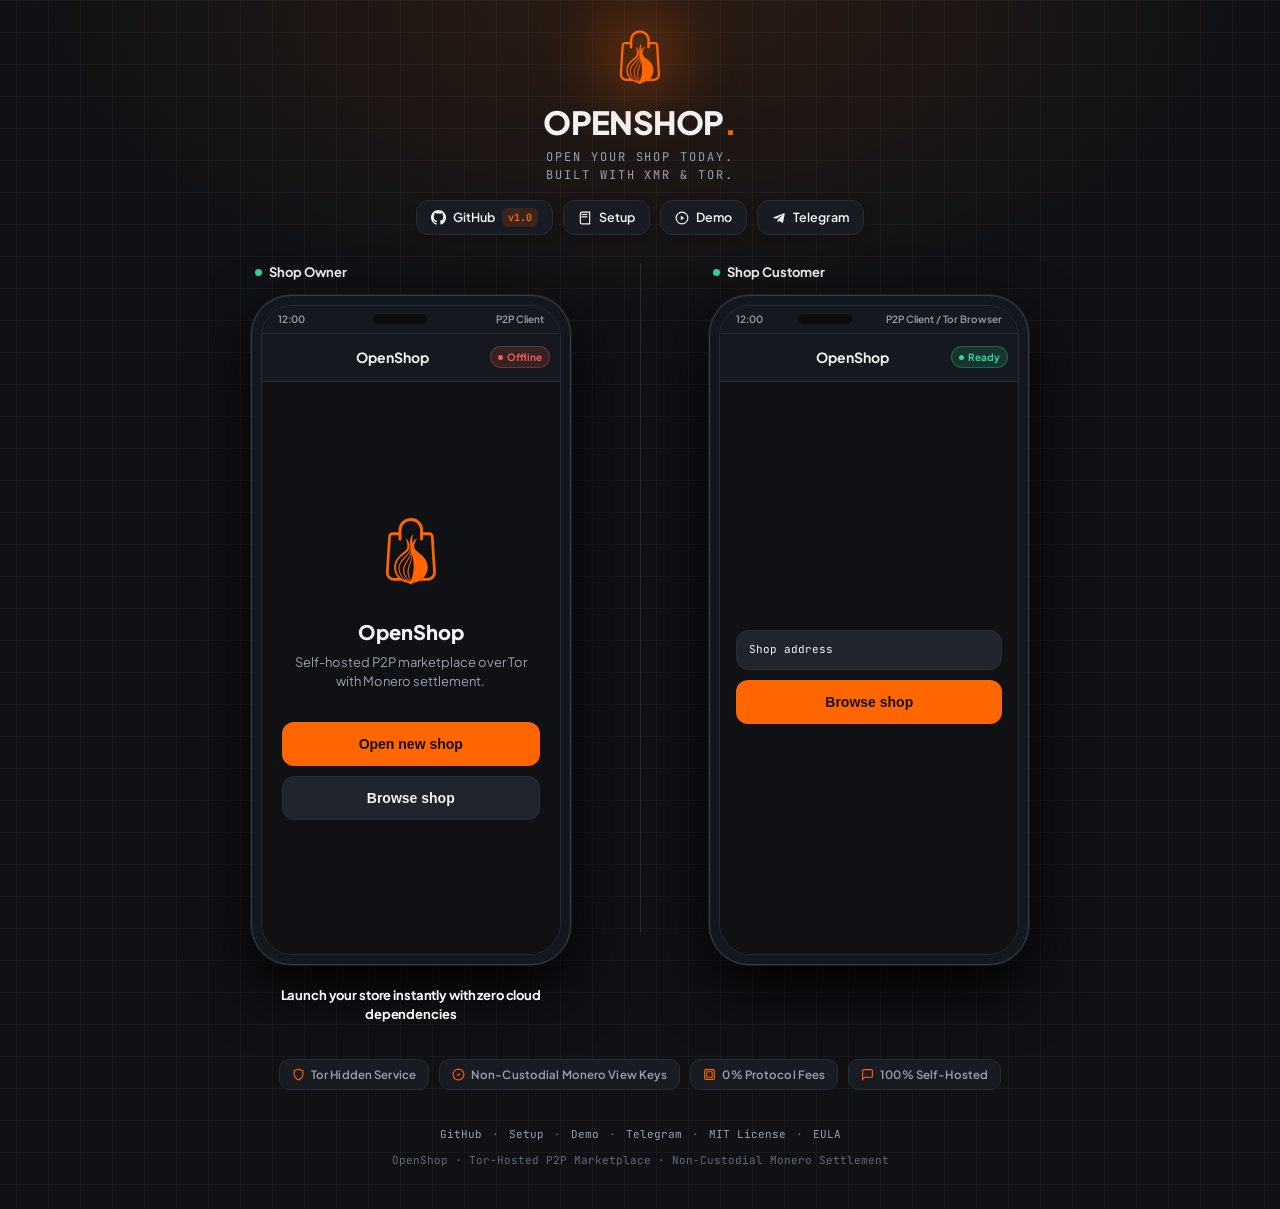
<file: index.html>
<!doctype html>
<html lang="en" class="dark">
<head>
  <meta charset="UTF-8">
  <meta name="viewport" content="width=device-width, initial-scale=1.0">
  <title>OpenShop: Private P2P Marketplace on Tor &amp; Monero</title>
  <meta name="description" content="Self-hosted, private peer-to-peer marketplace hosted over Tor and settled non-custodially in Monero.">
  <meta name="theme-color" content="#0F1115">
  <meta name="color-scheme" content="dark">

  <!-- Open Graph / Facebook / Discord -->
  <meta property="og:type" content="website">
  <meta property="og:site_name" content="OpenShop">
  <meta property="og:title" content="OpenShop: Private P2P Marketplace">
  <meta property="og:description" content="Self-hosted, private peer-to-peer marketplace hosted over Tor and settled non-custodially in Monero.">
  <meta property="og:image" content="assets/images/og-image.png">
  <meta property="og:image:type" content="image/png">
  <meta property="og:image:width" content="1200">
  <meta property="og:image:height" content="630">
  <meta property="og:image:alt" content="OpenShop: Private P2P Marketplace over Tor &amp; Monero">

  <!-- Twitter Card -->
  <meta name="twitter:card" content="summary_large_image">
  <meta name="twitter:title" content="OpenShop: Private P2P Marketplace">
  <meta name="twitter:description" content="Self-hosted, private peer-to-peer marketplace hosted over Tor and settled non-custodially in Monero.">
  <meta name="twitter:image" content="assets/images/og-image.png">
  <meta name="twitter:image:alt" content="OpenShop: Private P2P Marketplace over Tor &amp; Monero">

  <!-- Favicon -->
  <link rel="icon" type="image/svg+xml" href="assets/icons/favicon.svg">

  <!-- Fonts & Typography -->
  <link rel="preconnect" href="https://fonts.googleapis.com">
  <link rel="preconnect" href="https://fonts.gstatic.com" crossorigin>
  <link href="https://fonts.googleapis.com/css2?family=JetBrains+Mono:wght@400;500;600&family=Plus+Jakarta+Sans:wght@400;500;600;700;800&display=swap" rel="stylesheet">

  <!-- Stylesheet -->
  <link rel="stylesheet" href="css/style.css">

  <meta http-equiv="onion-location" content="http://6gju3bczdieeq5let5xpbodkmaqcz4ybvtumblksd7wppk3e4pjexkad.onion">
</head>
<body>

  <div class="landing-container">

    <header class="hero-header">
      <div class="logo-wrapper">
        <div class="logo-glow"></div>
        <img class="logo-svg" src="assets/icons/logo.svg" alt="OpenShop Logo" width="58" height="58">
      </div>

      <h1 class="brand-title">OPENSHOP<span class="brand-dot">.</span></h1>
      <div class="brand-tagline">OPEN YOUR SHOP TODAY.<br>BUILT WITH XMR & TOR.</div>

      <!-- Sleek Action Header Navigation -->
      <div class="hero-nav-actions">
        <a href="https://github.com/b4n6-b4n6/openshop" target="_blank" rel="noopener noreferrer" class="nav-btn nav-btn-github" title="View Source Repository">
          <svg width="15" height="15" viewBox="0 0 24 24" fill="currentColor"><path d="M12 0C5.37 0 0 5.37 0 12c0 5.31 3.435 9.795 8.205 11.385.6.105.825-.255.825-.57 0-.285-.015-1.23-.015-2.235-3.015.555-3.795-.735-4.035-1.41-.135-.345-.72-1.41-1.23-1.695-.42-.225-1.02-.78-.015-.795.945-.015 1.62.87 1.845 1.23 1.08 1.815 2.805 1.305 3.495.99.105-.78.42-1.305.765-1.605-2.67-.3-5.46-1.335-5.46-5.925 0-1.305.465-2.385 1.23-3.225-.12-.3-.54-1.53.12-3.18 0 0 1.005-.315 3.3 1.23.96-.27 1.98-.405 3-.405s2.04.135 3 .405c2.295-1.56 3.3-1.23 3.3-1.23.66 1.65.24 2.88.12 3.18.765.84 1.23 1.905 1.23 3.225 0 4.605-2.805 5.625-5.475 5.925.435.375.81 1.095.81 2.22 0 1.605-.015 2.895-.015 3.3 0 .315.225.69.825.57A12.02 12.02 0 0 0 24 12c0-6.63-5.37-12-12-12z"/></svg>
          <span>GitHub</span>
          <span class="nav-badge">v1.0</span>
        </a>

        <a href="https://github.com/b4n6-b4n6/openshop/blob/minimal-v3/docs/README.md" target="_blank" rel="noopener noreferrer" class="nav-btn" title="Architecture & Setup Documentation">
          <svg width="14" height="14" viewBox="0 0 24 24" fill="none" stroke="currentColor" stroke-width="2"><path d="M4 19.5v-15A2.5 2.5 0 0 1 6.5 2H20v20H6.5a2.5 2.5 0 0 1-2.5-2.5Z"/><path d="M6 6h10"/><path d="M6 10h10"/></svg>
          <span>Setup</span>
        </a>

        <a href="https://demo.openshop.free" target="_blank" rel="noopener noreferrer" class="nav-btn" title="Live Demo">
          <svg width="14" height="14" viewBox="0 0 24 24" fill="none" stroke="currentColor" stroke-width="2"><circle cx="12" cy="12" r="10"/><polygon points="10 8 16 12 10 16 10 8" fill="currentColor" stroke="none"/></svg>
          <span>Demo</span>
        </a>

        <a href="https://t.me/+v0yQwYVQqng1OTE1" target="_blank" rel="noopener noreferrer" class="nav-btn nav-btn-telegram" title="Join Telegram Community">
          <svg width="14" height="14" viewBox="0 0 24 24" fill="currentColor"><path d="m20.665 3.717-17.73 6.837c-1.21.486-1.203 1.161-.222 1.462l4.552 1.42 10.532-6.645c.498-.303.953-.14.579.192l-8.533 7.701h-.002l-.313 4.672c.458 0 .66-.21.916-.458l2.199-2.138 4.573 3.378c.843.464 1.448.225 1.658-.783l3.003-14.151c.307-1.23-.467-1.785-1.212-1.467z"/></svg>
          <span>Telegram</span>
        </a>
      </div>
    </header>

    <!-- DUAL PHONES HARDWARE STAGE -->
    <main class="stage-wrapper">

      <!-- LEFT COLUMN: SHOP OWNER PHONE -->
      <div class="phone-column">
        <div class="phone-header-label">
          <div class="phone-role-text">
            <span class="role-dot buyer"></span>
            <span>Shop Owner</span>
          </div>
          <div class="phone-sub-tag"></div>
        </div>

        <div class="phone-device" id="ownerDevice">
          <div class="screen-glass">
            
            <!-- Clean mobile status bar (no lightning 9ms) -->
            <div class="phone-statusbar">
              <span>12:00</span>
              <div class="phone-notch"></div>
              <span>P2P Client</span>
            </div>

            <div class="phone-viewport" id="ownerViewport">
              
              <!-- Touch Cursor Simulation -->
              <div class="touch-cursor" id="ownerCursor"></div>

              <!-- OWNER VIEW 1: INITIAL WELCOME SCREEN -->
              <div class="view-panel active" id="ownerV1">
                <div class="app-header">
                  <div class="app-header-left"></div>
                  <div class="app-header-title">OpenShop</div>
                  <div class="indicators-group">
                    <div class="indicator-pill offline" title="Shop offline">
                      <span class="indicator-dot"></span><span>Offline</span>
                    </div>
                  </div>
                </div>

                <div style="flex: 1; display: flex; flex-direction: column; align-items: center; justify-content: center; padding: 24px 20px; text-align: center;">
                  <div style="margin-bottom: 24px;">
                    <img src="assets/icons/logo.svg" alt="OpenShop" width="72" height="72">
                  </div>

                  <h2 style="font-size: 20px; font-weight: 800; color: var(--text); margin-bottom: 6px;">OpenShop</h2>
                  <p style="font-size: 13px; color: var(--text-muted); margin-bottom: 32px; max-width: 240px; line-height: 1.4;">Self-hosted P2P marketplace over Tor with Monero settlement.</p>

                  <div style="width: 100%; display: flex; flex-direction: column; gap: 10px;">
                    <button class="app-btn app-btn-primary" id="btnOpenNewShop">
                      <span>Open new shop</span>
                    </button>
                    <button class="app-btn app-btn-secondary">
                      <span>Browse shop</span>
                    </button>
                  </div>
                </div>
              </div>

              <!-- OWNER VIEW 2: WALLET SETUP FORM (openShopPage.js) -->
              <div class="view-panel" id="ownerV2">
                <div class="app-header">
                  <div class="app-header-left">
                    <svg width="18" height="18" viewBox="0 0 24 24" fill="none" stroke="currentColor" stroke-width="2"><path d="m15 18-6-6 6-6"/></svg>
                  </div>
                  <div class="app-header-title">
                    <svg width="16" height="16" viewBox="0 0 24 24" fill="none" stroke="currentColor" stroke-width="2"><rect width="20" height="14" x="2" y="5" rx="2"/><path d="M2 10h20"/><circle cx="16" cy="14" r="1.5"/></svg>
                    <span>Open New Shop</span>
                  </div>
                  <div class="indicators-group">
                    <div class="indicator-pill syncing" title="Checking shop connectivity">
                      <span class="indicator-dot"></span><span>Checking…</span>
                    </div>
                    <div class="indicator-pill syncing" title="Wallet sync status">
                      <span class="indicator-dot"></span><span>Wallet</span>
                    </div>
                  </div>
                </div>

                <div style="padding: 16px 14px; display: flex; flex-direction: column; flex: 1;">
                  <p style="font-size: 13px; color: var(--text-muted); line-height: 1.4; margin-bottom: 16px;">
                    Import a <strong style="color: var(--text);">view-only</strong> Monero wallet. Your spend key never leaves your device.
                  </p>

                  <div class="app-field-group">
                    <label class="app-field-label">Monero wallet primary address</label>
                    <div class="app-input mono" id="inputAddress">4…</div>
                  </div>

                  <div class="app-field-group">
                    <label class="app-field-label">Private view key</label>
                    <div class="app-input mono" id="inputViewKey">secret view key</div>
                  </div>

                  <div class="app-field-group">
                    <label class="app-field-label">Restore block height</label>
                    <div class="app-input mono" id="inputHeight">e.g. 3155600</div>
                  </div>

                  <div style="margin-top: auto; padding-top: 16px;">
                    <button class="app-btn app-btn-primary" id="btnCreateShop">
                      <span>Create</span>
                    </button>
                  </div>
                </div>
              </div>

              <!-- OWNER VIEW 3: SPINNING UP ONION -->
              <div class="view-panel" id="ownerV3">
                <div style="flex: 1; display: flex; flex-direction: column; align-items: center; justify-content: center; padding: 24px 20px; text-align: center; gap: 18px;">
                  <img src="assets/icons/logo.svg" alt="OpenShop" width="68" height="68">
                  
                  <div class="onion-spin-ring"></div>

                  <div style="display: flex; flex-direction: column; gap: 6px;">
                    <h2 style="font-size: 16px; font-weight: 800; letter-spacing: 0.05em; color: var(--text);">SPINNING UP ONION</h2>
                    <p style="font-size: 13px; color: var(--text-muted);">Publishing your shop to the Tor network…</p>
                    <span id="onionProgressPercent" style="font-family: var(--font-mono); font-size: 12px; color: var(--text-faint); margin-top: 4px;">35%</span>
                  </div>
                </div>
              </div>

              <!-- OWNER VIEW 4: INITIAL STORE PAGE (viewShopPage.js - FIRST SHOWN BEFORE ADDING PRODUCT) -->
              <div class="view-panel" id="ownerV4">
                <div class="app-header">
                  <div class="app-header-left"></div>
                  <div class="app-header-title">
                    <svg width="16" height="16" viewBox="0 0 24 24" fill="none" stroke="currentColor" stroke-width="2"><path d="M3 9V7l2-4h14l2 4v2"/><path d="M5 13v8h14v-8"/><path d="M9 21v-6h6v6"/><path d="M3 9a3 3 0 0 0 6 0 3 3 0 0 0 6 0 3 3 0 0 0 6 0"/></svg>
                    <span>My Shop</span>
                  </div>
                  <div class="indicators-group">
                    <div class="indicator-pill" title="Shop onion service is online">
                      <span class="indicator-dot"></span><span>Online</span>
                    </div>
                    <div class="indicator-pill syncing" id="ownerSyncPillInit" title="Wallet block 3200000 · 85% synchronized">
                      <span class="indicator-dot"></span><span id="ownerSyncLabelInit">85%</span>
                    </div>
                  </div>
                </div>

                <div class="app-banner">
                  <img src="assets/images/cypherpunk-banner.webp" alt="Cypherpunk Supply Banner">
                </div>

                <div style="padding: 0 14px 20px;">
                  <div class="app-avatar">
                    <img src="assets/images/cypherpunk-logo.webp" alt="Cypherpunk Supply Logo">
                  </div>

                  <div style="display: flex; align-items: flex-start; justify-content: space-between; gap: 8px;">
                    <div>
                      <h2 style="font-size: 17px; font-weight: 800; color: var(--text);">Cypherpunk Supply</h2>
                      <div style="display: flex; align-items: center; gap: 6px; margin-top: 2px;">
                        <span style="font-family: var(--font-mono); font-size: 11px; color: var(--accent);">http://2p2…xmr.onion</span>
                        <svg width="12" height="12" viewBox="0 0 24 24" fill="none" stroke="currentColor" stroke-width="2"><rect width="14" height="14" x="8" y="8" rx="2"/><path d="M4 16c-1.1 0-2-.9-2-2V4c0-1.1.9-2 2-2h10c1.1 0 2 .9 2 2"/></svg>
                      </div>
                    </div>

                    <!-- QR Trigger Button -->
                    <div id="btnStoreQrPreview" style="width: 40px; height: 40px; background: #FFF; border-radius: 8px; padding: 3px; cursor: pointer; flex-shrink: 0; box-shadow: 0 2px 8px rgba(0,0,0,0.5);">
                      <img src="assets/icons/qr-matrix.svg" alt="QR Code" width="34" height="34">
                    </div>
                  </div>

                  <p style="font-size: 12px; color: var(--text-muted); line-height: 1.4; margin-top: 8px;">
                    Hardware wallets & air-gapped seed security tools.
                  </p>

                  <!-- Real Action Buttons -->
                  <div style="display: grid; grid-template-columns: 1fr 1fr; gap: 8px; margin: 12px 0;">
                    <button class="app-btn app-btn-secondary" style="height: 38px; font-size: 12px; gap: 6px;">
                      <svg width="14" height="14" viewBox="0 0 24 24" fill="none" stroke="currentColor" stroke-width="2"><path d="M12 20h9"/><path d="M16.5 3.5a2.12 2.12 0 0 1 3 3L7 19l-4 1 1-4Z"/></svg>
                      <span>Edit shop</span>
                    </button>
                    <button class="app-btn app-btn-secondary" id="btnStoreAddProduct" style="height: 38px; font-size: 12px; gap: 6px; border-color: var(--accent); color: var(--accent);">
                      <svg width="14" height="14" viewBox="0 0 24 24" fill="none" stroke="currentColor" stroke-width="2"><path d="M5 12h14"/><path d="M12 5v14"/></svg>
                      <span>Add product</span>
                    </button>
                  </div>

                  <div style="display: flex; flex-direction: column; gap: 8px;">
                    <div class="app-hub-link">
                      <span><svg width="16" height="16" viewBox="0 0 24 24" fill="none" stroke="currentColor" stroke-width="2"><path d="m3 8 9-5 9 5v8l-9 5-9-5Z"/><path d="m3 8 9 5 9-5"/><path d="M12 13v8"/></svg></span>
                      <span style="flex: 1;">View my products (0)</span>
                      <svg width="14" height="14" viewBox="0 0 24 24" fill="none" stroke="var(--text-faint)" stroke-width="2"><path d="m9 18 6-6-6-6"/></svg>
                    </div>
                    <div class="app-hub-link">
                      <span><svg width="16" height="16" viewBox="0 0 24 24" fill="none" stroke="currentColor" stroke-width="2"><path d="M4 2v20l2-1 2 1 2-1 2 1 2-1 2 1 2-1 2 1V2l-2 1-2-1-2 1-2-1-2 1-2-1-2 1-2-1Z"/></svg></span>
                      <span style="flex: 1;">View my orders</span>
                      <svg width="14" height="14" viewBox="0 0 24 24" fill="none" stroke="var(--text-faint)" stroke-width="2"><path d="m9 18 6-6-6-6"/></svg>
                    </div>
                    <div class="app-hub-link" id="btnSellerOpenChat">
                      <span><svg width="16" height="16" viewBox="0 0 24 24" fill="none" stroke="currentColor" stroke-width="2"><path d="M21 15a2 2 0 0 1-2 2H7l-4 4V5a2 2 0 0 1 2-2h14a2 2 0 0 1 2 2z"/></svg></span>
                      <span style="flex: 1;">View my chats</span>
                      <svg width="14" height="14" viewBox="0 0 24 24" fill="none" stroke="var(--text-faint)" stroke-width="2"><path d="m9 18 6-6-6-6"/></svg>
                    </div>
                  </div>
                </div>
              </div>

              <!-- OWNER VIEW 5: ADD PRODUCT FORM (newProductPage.js) -->
              <div class="view-panel" id="ownerV5">
                <div class="app-header">
                  <div class="app-header-left">
                    <svg width="18" height="18" viewBox="0 0 24 24" fill="none" stroke="currentColor" stroke-width="2"><path d="m15 18-6-6 6-6"/></svg>
                  </div>
                  <div class="app-header-title">
                    <svg width="16" height="16" viewBox="0 0 24 24" fill="none" stroke="currentColor" stroke-width="2"><path d="m3 8 9-5 9 5v8l-9 5-9-5Z"/><path d="m3 8 9 5 9-5"/><path d="M12 13v8"/></svg>
                    <span>Add Product</span>
                  </div>
                  <div class="indicators-group">
                    <div class="indicator-pill" title="Shop onion service is online">
                      <span class="indicator-dot"></span><span>Online</span>
                    </div>
                    <div class="indicator-pill" title="Wallet block 3200000 · 100% synchronized">
                      <span class="indicator-dot"></span><span>Synced</span>
                    </div>
                  </div>
                </div>

                <div style="padding: 14px 12px; display: flex; flex-direction: column; flex: 1;">
                  <div class="app-field-group">
                    <label class="app-field-label">Name</label>
                    <div class="app-input" id="inputProdName">Product name</div>
                  </div>

                  <div class="app-field-group">
                    <label class="app-field-label">Description</label>
                    <div class="app-input" id="inputProdDesc" style="height: 38px; font-size: 12px;">Describe it…</div>
                  </div>

                  <div class="app-field-group">
                    <label class="app-field-label">Product photo</label>
                    <div id="photoPickerBox" style="height: 56px; border: 1px dashed var(--border); border-radius: 12px; background: var(--bg-surface-2); display: flex; align-items: center; justify-content: center; gap: 8px; color: var(--text-faint); font-size: 11px; cursor: pointer; overflow: hidden; padding: 4px 8px;">
                      <img id="photoPickerThumb" src="assets/images/coldcard-mk4.webp" alt="Product" style="display: none; width: 44px; height: 44px; object-fit: contain; border-radius: 6px; background: var(--bg-surface); padding: 2px;">
                      <svg id="photoPickerIcon" width="18" height="18" viewBox="0 0 24 24" fill="none" stroke="currentColor" stroke-width="2"><rect width="18" height="18" x="3" y="3" rx="2"/><circle cx="9" cy="9" r="2"/><path d="m21 15-3.086-3.086a2 2 0 0 0-2.828 0L6 21"/></svg>
                      <span id="photoPickerLabel">Choose or drop image</span>
                    </div>
                  </div>

                  <div style="display: grid; grid-template-columns: 1fr 1fr; gap: 8px;">
                    <div class="app-field-group">
                      <label class="app-field-label">Price (XMR)</label>
                      <div class="app-input mono" id="inputProdPrice">0.00</div>
                    </div>
                    <div class="app-field-group">
                      <label class="app-field-label">Quantity</label>
                      <div class="app-input mono" id="inputProdQty">1</div>
                    </div>
                  </div>

                  <div style="margin-top: auto; padding-top: 10px;">
                    <button class="app-btn app-btn-primary" id="btnAddProductSubmit" style="height: 40px;">
                      <svg width="16" height="16" viewBox="0 0 24 24" fill="none" stroke="currentColor" stroke-width="2"><path d="M5 12h14"/><path d="M12 5v14"/></svg>
                      <span>Add product</span>
                    </button>
                  </div>
                </div>
              </div>

              <!-- OWNER VIEW 6: MY STORE WITH PRODUCT & SHARE QR MODAL (viewShopPage.js) -->
              <div class="view-panel" id="ownerV6">
                <div class="app-header">
                  <div class="app-header-left"></div>
                  <div class="app-header-title">
                    <svg width="16" height="16" viewBox="0 0 24 24" fill="none" stroke="currentColor" stroke-width="2"><path d="M3 9V7l2-4h14l2 4v2"/><path d="M5 13v8h14v-8"/><path d="M9 21v-6h6v6"/><path d="M3 9a3 3 0 0 0 6 0 3 3 0 0 0 6 0 3 3 0 0 0 6 0"/></svg>
                    <span>My Shop</span>
                  </div>
                  <div class="indicators-group">
                    <div class="indicator-pill" title="Shop onion service is online">
                      <span class="indicator-dot"></span><span>Online</span>
                    </div>
                    <div class="indicator-pill" title="Wallet block 3200000 · 100% synchronized">
                      <span class="indicator-dot"></span><span>Synced</span>
                    </div>
                  </div>
                </div>

                <div class="app-banner">
                  <img src="assets/images/cypherpunk-banner.webp" alt="Cypherpunk Supply Banner">
                </div>

                <div style="padding: 0 14px 20px;">
                  <div class="app-avatar">
                    <img src="assets/images/cypherpunk-logo.webp" alt="Cypherpunk Supply Logo">
                  </div>

                  <div style="display: flex; align-items: flex-start; justify-content: space-between; gap: 8px;">
                    <div>
                      <h2 style="font-size: 17px; font-weight: 800; color: var(--text);">Cypherpunk Supply</h2>
                      <div style="display: flex; align-items: center; gap: 6px; margin-top: 2px;">
                        <span style="font-family: var(--font-mono); font-size: 11px; color: var(--accent);">http://2p2…xmr.onion</span>
                        <svg width="12" height="12" viewBox="0 0 24 24" fill="none" stroke="currentColor" stroke-width="2"><rect width="14" height="14" x="8" y="8" rx="2"/><path d="M4 16c-1.1 0-2-.9-2-2V4c0-1.1.9-2 2-2h10c1.1 0 2 .9 2 2"/></svg>
                      </div>
                    </div>

                    <!-- Authentic QR Button -->
                    <div id="btnOwnerQrTrigger" style="width: 40px; height: 40px; background: #FFF; border-radius: 8px; padding: 3px; cursor: pointer; flex-shrink: 0; box-shadow: 0 2px 8px rgba(0,0,0,0.5);">
                      <img src="assets/icons/qr-matrix.svg" alt="QR Code" width="34" height="34">
                    </div>
                  </div>

                  <p style="font-size: 12px; color: var(--text-muted); line-height: 1.4; margin-top: 8px;">
                    Hardware wallets & air-gapped seed security tools.
                  </p>

                  <div style="display: grid; grid-template-columns: 1fr 1fr; gap: 8px; margin: 12px 0;">
                    <button class="app-btn app-btn-secondary" style="height: 38px; font-size: 12px;">Edit shop</button>
                    <button class="app-btn app-btn-secondary" style="height: 38px; font-size: 12px;">Add product</button>
                  </div>

                  <div style="display: flex; flex-direction: column; gap: 8px;">
                    <div class="app-hub-link">
                      <span><svg width="16" height="16" viewBox="0 0 24 24" fill="none" stroke="currentColor" stroke-width="2"><path d="m3 8 9-5 9 5v8l-9 5-9-5Z"/><path d="m3 8 9 5 9-5"/><path d="M12 13v8"/></svg></span>
                      <span style="flex: 1;">View my products (1)</span>
                      <svg width="14" height="14" viewBox="0 0 24 24" fill="none" stroke="var(--text-faint)" stroke-width="2"><path d="m9 18 6-6-6-6"/></svg>
                    </div>
                    <div class="app-hub-link">
                      <span><svg width="16" height="16" viewBox="0 0 24 24" fill="none" stroke="currentColor" stroke-width="2"><path d="M4 2v20l2-1 2 1 2-1 2 1 2-1 2 1 2-1 2 1V2l-2 1-2-1-2 1-2-1-2 1-2-1-2 1-2-1Z"/></svg></span>
                      <span style="flex: 1;">View my orders</span>
                      <svg width="14" height="14" viewBox="0 0 24 24" fill="none" stroke="var(--text-faint)" stroke-width="2"><path d="m9 18 6-6-6-6"/></svg>
                    </div>
                    <div class="app-hub-link">
                      <span><svg width="16" height="16" viewBox="0 0 24 24" fill="none" stroke="currentColor" stroke-width="2"><path d="M21 15a2 2 0 0 1-2 2H7l-4 4V5a2 2 0 0 1 2-2h14a2 2 0 0 1 2 2z"/></svg></span>
                      <span style="flex: 1;">View my chats</span>
                      <svg width="14" height="14" viewBox="0 0 24 24" fill="none" stroke="var(--text-faint)" stroke-width="2"><path d="m9 18 6-6-6-6"/></svg>
                    </div>
                  </div>
                </div>

                <!-- QR Modal popup overlay -->
                <div class="qr-modal-overlay" id="ownerQrModal">
                  <div style="background: var(--bg-surface); border: 1px solid var(--border); border-radius: 16px; padding: 18px 16px; width: 100%; max-width: 250px; text-align: center; display: flex; flex-direction: column; align-items: center;">
                    <div class="qr-art-box">
                      <img src="assets/icons/qr-matrix.svg" alt="Store Onion QR Code" width="156" height="156">
                      <div class="qr-center-watermark">
                        <img src="assets/icons/logo.svg" alt="OpenShop" width="22" height="22">
                      </div>
                    </div>
                    <p style="font-family: var(--font-mono); font-size: 10px; color: var(--text-muted); word-break: break-all; margin-bottom: 12px;">http://2p2…xmr.onion</p>
                    <button class="app-btn app-btn-secondary" style="height: 34px; font-size: 12px;">Save image</button>
                  </div>
                </div>
              </div>

              <!-- OWNER VIEW 7: CHAT PAGE (viewConvoPage.js) -->
              <div class="view-panel" id="ownerV7">
                <div class="app-header" style="justify-content: flex-start;">
                  <div class="app-header-left">
                    <svg width="18" height="18" viewBox="0 0 24 24" fill="none" stroke="currentColor" stroke-width="2"><path d="m15 18-6-6 6-6"/></svg>
                  </div>
                  <div class="app-header-title">
                    <svg width="15" height="15" viewBox="0 0 24 24" fill="none" stroke="currentColor" stroke-width="2"><path d="M21 15a2 2 0 0 1-2 2H7l-4 4V5a2 2 0 0 1 2-2h14a2 2 0 0 1 2 2z"/></svg>
                    <span>Buyer #1042</span>
                  </div>
                  <div class="indicators-group" style="margin-left: auto;">
                    <div class="indicator-pill" title="Shop onion service is online">
                      <span class="indicator-dot"></span><span>Online</span>
                    </div>
                    <div class="indicator-pill" title="Wallet block 3200000 · 100% synchronized">
                      <span class="indicator-dot"></span><span>Synced</span>
                    </div>
                  </div>
                </div>

                <div class="chat-viewport">
                  <!-- Pinned deposit confirmation banner -->
                  <div class="chat-pinned-event">
                    <div class="chat-event-indicator">
                      <span class="chat-event-dot"></span>
                      <span class="chat-event-title">PAYMENT CONFIRMED</span>
                    </div>
                    <span class="chat-event-amount">0.8500 XMR</span>
                  </div>

                  <!-- Message stream anchored to bottom -->
                  <div class="chat-thread-stream" id="ownerChatThread">
                    <div class="chat-bubble-container other" id="ownerChatMsg1">
                      <div class="chat-msg-bubble other">Can you ship with stealth tamper-evident packaging?</div>
                      <div class="chat-time-meta"><span>12:02</span></div>
                    </div>

                    <div class="chat-bubble-container me" id="ownerChatMsg2">
                      <div class="chat-msg-bubble me">Packed & vacuum-sealed. Dispatched today! 📦</div>
                      <div class="chat-time-meta"><span>12:03</span><span class="chat-time-receipt">✓✓</span></div>
                    </div>
                  </div>

                  <!-- Input bottom bar -->
                  <div class="chat-input-bar">
                    <div class="chat-action-btn attach" title="Attach photo">
                      <svg width="16" height="16" viewBox="0 0 24 24" fill="none" stroke="currentColor" stroke-width="2"><rect width="18" height="18" x="3" y="3" rx="2"/><circle cx="9" cy="9" r="2"/><path d="m21 15-3.086-3.086a2 2 0 0 0-2.828 0L6 21"/></svg>
                    </div>
                    <div class="chat-input-field placeholder" id="ownerChatInput">Message buyer…</div>
                    <button class="chat-action-btn send" id="btnOwnerSendMsg" aria-label="Send message">
                      <svg width="15" height="15" viewBox="0 0 24 24" fill="none" stroke="currentColor" stroke-width="2.2"><path d="m22 2-7 20-4-9-9-4Z"/><path d="M22 2 11 13"/></svg>
                    </button>
                  </div>
                </div>
              </div>

            </div>
          </div>
        </div>

        <!-- CENTERED ANIMATED TEXT (Full White, Bold, No timer, no steps, no dashes) -->
        <div class="feature-ticker-container">
          <div class="ticker-item active" id="tickerStep1">
            Launch your store instantly with zero cloud dependencies
          </div>
          <div class="ticker-item" id="tickerStep2">
            Non-custodial Monero view keys track incoming payments while spend keys stay safe
          </div>
          <div class="ticker-item" id="tickerStep3">
            Tor hidden service starts automatically with zero port forwarding required
          </div>
          <div class="ticker-item" id="tickerStep4">
            Manage your storefront inventory, orders and direct buyer communications
          </div>
          <div class="ticker-item" id="tickerStep5">
            List products in seconds with photos, details, descriptions and pricing
          </div>
          <div class="ticker-item" id="tickerStep6">
            Share your store privately over Tor — buyers connect directly with no middleman
          </div>
          <div class="ticker-item" id="tickerStep7">
            Direct end-to-end encrypted messaging over Tor
          </div>
        </div>
      </div>

      <!-- CENTER COLUMN: CLEAN STATIC VERTICAL DIVIDER -->
      <div class="p2p-divider"></div>

      <!-- RIGHT COLUMN: BUYER PHONE -->
      <div class="phone-column">
        <div class="phone-header-label">
          <div class="phone-role-text">
            <span class="role-dot buyer"></span>
            <span>Shop Customer</span>
          </div>
          <div class="phone-sub-tag"></div>
        </div>

        <div class="phone-device" id="buyerDevice">
          <div class="screen-glass">
            
            <div class="phone-statusbar">
              <span>12:00</span>
              <div class="phone-notch"></div>
              <span>P2P Client / Tor Browser</span>
            </div>

            <div class="phone-viewport" id="buyerViewport">
              
              <!-- Buyer Touch Cursor -->
              <div class="touch-cursor" id="buyerCursor"></div>

              <!-- BUYER VIEW 1: STANDBY / TOR SCAN -->
              <div class="view-panel active" id="buyerV1">
                <div class="app-header">
                  <div class="app-header-left"></div>
                  <div class="app-header-title">OpenShop</div>
                  <div class="indicators-group">
                    <div class="indicator-pill" title="Tor circuit ready">
                      <span class="indicator-dot"></span><span>Ready</span>
                    </div>
                  </div>
                </div>

                <div style="flex: 1; display: flex; flex-direction: column; align-items: center; justify-content: center; padding: 24px 16px; text-align: center;">
                  <div id="buyerScanTriggerBox" style="display: flex; width: 100%; flex-direction: column; gap: 10px; margin-top: 18px;">
                    <style>
                      #inputShopOnion:empty::before {
                        color: var(--text);
                        content: 'Shop address';
                      }
                    </style>
                    <div class="app-input mono" style="font-size: 11px; color: var(--accent);" id="inputShopOnion"></div>
                    <button class="app-btn app-btn-primary" id="btnBuyerConnect">
                      <span>Browse shop</span>
                    </button>
                  </div>
                </div>
              </div>

              <!-- BUYER VIEW 2: REAL BUYER STORE PAGE (shopPage.js with Products, Chat, Orders options!) -->
              <div class="view-panel" id="buyerV2">
                <div class="app-header">
                  <div class="app-header-left"></div>
                  <div class="app-header-title">
                    <svg width="16" height="16" viewBox="0 0 24 24" fill="none" stroke="currentColor" stroke-width="2"><path d="M3 9V7l2-4h14l2 4v2"/><path d="M5 13v8h14v-8"/><path d="M9 21v-6h6v6"/><path d="M3 9a3 3 0 0 0 6 0 3 3 0 0 0 6 0 3 3 0 0 0 6 0"/></svg>
                    <span>Shop</span>
                  </div>
                </div>

                <div class="app-banner">
                  <img src="assets/images/cypherpunk-banner.webp" alt="Cypherpunk Supply Banner">
                </div>

                <div style="padding: 0 14px 20px;">
                  <div class="app-avatar">
                    <img src="assets/images/cypherpunk-logo.webp" alt="Cypherpunk Supply Logo">
                  </div>

                  <div style="display: flex; align-items: flex-start; justify-content: space-between;">
                    <div>
                      <h2 style="font-size: 17px; font-weight: 800; color: var(--text);">Cypherpunk Supply</h2>
                      <span style="font-family: var(--font-mono); font-size: 11px; color: var(--accent);">http://2p2…xmr.onion</span>
                    </div>
                    <div style="width: 38px; height: 38px; background: #FFF; border-radius: 8px; padding: 3px; flex-shrink: 0; box-shadow: 0 2px 8px rgba(0,0,0,0.5);">
                      <img src="assets/icons/qr-matrix.svg" alt="QR Code" width="32" height="32">
                    </div>
                  </div>

                  <p style="font-size: 12px; color: var(--text-muted); line-height: 1.4; margin-top: 8px;">
                    Hardware wallets & air-gapped seed security tools.
                  </p>

                  <!-- EXACT 3 BUYER SHOP BUTTONS (shopPage.js: Products, Chat, Orders) -->
                  <div style="display: flex; flex-direction: column; gap: 8px; margin-top: 16px;">
                    <button class="app-btn app-btn-primary" id="btnBuyerShopProducts" style="height: 42px; font-size: 14px;">
                      <svg width="16" height="16" viewBox="0 0 24 24" fill="none" stroke="currentColor" stroke-width="2"><path d="m3 8 9-5 9 5v8l-9 5-9-5Z"/><path d="m3 8 9 5 9-5"/><path d="M12 13v8"/></svg>
                      <span>Products</span>
                    </button>
                    <button class="app-btn app-btn-secondary" id="btnBuyerShopChat" style="height: 42px; font-size: 14px;">
                      <svg width="16" height="16" viewBox="0 0 24 24" fill="none" stroke="currentColor" stroke-width="2"><path d="M21 15a2 2 0 0 1-2 2H7l-4 4V5a2 2 0 0 1 2-2h14a2 2 0 0 1 2 2z"/></svg>
                      <span>Chat</span>
                    </button>
                    <button class="app-btn app-btn-secondary" id="btnBuyerShopOrders" style="height: 42px; font-size: 14px;">
                      <svg width="16" height="16" viewBox="0 0 24 24" fill="none" stroke="currentColor" stroke-width="2"><path d="M4 2v20l2-1 2 1 2-1 2 1 2-1 2 1 2-1 2 1V2l-2 1-2-1-2 1-2-1-2 1-2-1-2 1-2-1Z"/></svg>
                      <span>Orders</span>
                    </button>
                  </div>
                </div>
              </div>

              <!-- BUYER VIEW 3: PRODUCTS LIST (productsPage.js) -->
              <div class="view-panel" id="buyerV3">
                <div class="app-header">
                  <div class="app-header-left">
                    <svg width="18" height="18" viewBox="0 0 24 24" fill="none" stroke="currentColor" stroke-width="2"><path d="m15 18-6-6 6-6"/></svg>
                  </div>
                  <div class="app-header-title">
                    <svg width="16" height="16" viewBox="0 0 24 24" fill="none" stroke="currentColor" stroke-width="2"><path d="m3 8 9-5 9 5v8l-9 5-9-5Z"/><path d="m3 8 9 5 9-5"/><path d="M12 13v8"/></svg>
                    <span>Products</span>
                  </div>
                </div>

                <div style="padding: 12px; display: flex; flex-direction: column; gap: 8px; flex: 1;">
                  <!-- Product Card -->
                  <div id="buyerProductListingCard" style="background: var(--bg-surface); border: 1px solid var(--border); border-radius: 14px; padding: 12px; display: flex; align-items: center; gap: 10px; cursor: pointer;">
                    <div style="width: 44px; height: 44px; border-radius: 8px; background: var(--bg-surface-2); border: 1px solid var(--border); display: flex; align-items: center; justify-content: center; overflow: hidden; flex-shrink: 0;">
                      <img src="assets/images/coldcard-mk4.webp" alt="Coldcard Mk4" style="width: 100%; height: 100%; object-fit: contain; padding: 2px;">
                    </div>
                    <div style="flex: 1; min-width: 0;">
                      <p style="font-size: 13px; font-weight: 700; color: var(--text); truncate;">Coldcard Mk4</p>
                      <p style="font-family: var(--font-mono); font-size: 12px; font-weight: 700; color: var(--accent); margin-top: 1px;">0.85 XMR</p>
                      <span style="font-size: 11px; color: var(--text-faint);">5 in stock</span>
                    </div>
                    <button class="app-btn app-btn-primary" id="btnBuyerListingPurchase" style="height: 32px; width: auto; padding: 0 12px; font-size: 12px;">Purchase</button>
                  </div>
                </div>
              </div>

              <!-- BUYER VIEW 4: REAL PRODUCT DETAILS SCREEN (productPage.js) -->
              <div class="view-panel" id="buyerV4">
                <div class="app-header">
                  <div class="app-header-left">
                    <svg width="18" height="18" viewBox="0 0 24 24" fill="none" stroke="currentColor" stroke-width="2"><path d="m15 18-6-6 6-6"/></svg>
                  </div>
                  <div class="app-header-title">
                    <svg width="16" height="16" viewBox="0 0 24 24" fill="none" stroke="currentColor" stroke-width="2"><path d="m3 8 9-5 9 5v8l-9 5-9-5Z"/><path d="m3 8 9 5 9-5"/><path d="M12 13v8"/></svg>
                    <span>Purchase</span>
                  </div>
                </div>

                <div style="padding: 14px 14px 18px; display: flex; flex-direction: column; flex: 1;">
                  <!-- Product photo container -->
                  <div style="width: 100%; height: 125px; border-radius: 12px; background: var(--bg-surface-2); border: 1px solid var(--border); display: flex; align-items: center; justify-content: center; overflow: hidden; margin-bottom: 12px;">
                    <img src="assets/images/coldcard-mk4.webp" alt="Coldcard Mk4" style="width: 100%; height: 100%; object-fit: contain; padding: 6px;">
                  </div>

                  <div>
                    <h2 style="font-size: 16px; font-weight: 800; color: var(--text);">Coldcard Mk4</h2>
                    <p style="font-family: var(--font-mono); font-size: 13px; font-weight: 700; color: var(--accent); margin-top: 2px;">0.85 XMR</p>
                  </div>

                  <p style="font-size: 12px; color: var(--text-muted); line-height: 1.4; margin: 10px 0 12px;">
                    Air-gapped signing device with dual secure elements.
                  </p>

                  <div style="display: flex; align-items: center; justify-content: space-between; padding: 6px 0; border-top: 1px solid var(--border);">
                    <span style="font-size: 12px; color: var(--text-muted);">Availability</span>
                    <span style="font-size: 12px; font-weight: 600; color: var(--text);">5 in stock</span>
                  </div>

                  <div style="display: flex; align-items: center; justify-content: space-between; padding: 8px 0;">
                    <span style="font-size: 12px; color: var(--text-muted);">Purchase quantity</span>
                    <div style="display: flex; align-items: center; background: var(--bg-surface-2); border: 1px solid var(--border); border-radius: 10px;">
                      <button style="width: 28px; height: 28px; background: none; border: none; color: var(--text-muted); font-size: 14px; font-weight: bold;">−</button>
                      <span style="width: 24px; text-align: center; font-size: 12px; font-weight: 700; color: var(--text);">1</span>
                      <button style="width: 28px; height: 28px; background: none; border: none; color: var(--text-muted); font-size: 14px; font-weight: bold;">+</button>
                    </div>
                  </div>

                  <div style="margin-top: auto; padding-top: 10px;">
                    <button class="app-btn app-btn-primary" id="btnSubmitPurchaseOrder" style="height: 42px;">
                      <svg width="16" height="16" viewBox="0 0 24 24" fill="none" stroke="currentColor" stroke-width="2"><path d="M4 2v20l2-1 2 1 2-1 2 1 2-1 2 1 2-1 2 1V2l-2 1-2-1-2 1-2-1-2 1-2-1-2 1-2-1Z"/></svg>
                      <span>Purchase · 0.85 XMR</span>
                    </button>
                  </div>
                </div>
              </div>

              <!-- BUYER VIEW 5: REAL MONERO INVOICE / ORDER SCREEN (orderPage.js) -->
              <div class="view-panel" id="buyerV5">
                <div class="app-header">
                  <div class="app-header-left">
                    <svg width="18" height="18" viewBox="0 0 24 24" fill="none" stroke="currentColor" stroke-width="2"><path d="m15 18-6-6 6-6"/></svg>
                  </div>
                  <div class="app-header-title">
                    <svg width="16" height="16" viewBox="0 0 24 24" fill="none" stroke="currentColor" stroke-width="2"><path d="M4 2v20l2-1 2 1 2-1 2 1 2-1 2 1 2-1 2 1V2l-2 1-2-1-2 1-2-1-2 1-2-1-2 1-2-1Z"/></svg>
                    <span>Order #1042</span>
                  </div>
                  <div class="indicators-group">
                    <div class="indicator-pill" id="orderStatusBadge">
                      <span class="indicator-dot"></span>
                      <span id="orderStatusBadgeText">Pending</span>
                    </div>
                  </div>
                </div>

                <div style="padding: 12px; display: flex; flex-direction: column; gap: 10px; flex: 1;">
                  <!-- Product summary row -->
                  <div style="display: flex; align-items: center; gap: 8px; background: var(--bg-surface); border: 1px solid var(--border); border-radius: 12px; padding: 8px 10px;">
                    <div style="width: 32px; height: 32px; border-radius: 6px; background: var(--bg-surface-2); display: flex; align-items: center; justify-content: center; overflow: hidden; flex-shrink: 0;">
                      <img src="assets/images/coldcard-mk4.webp" alt="Coldcard Mk4" style="width: 100%; height: 100%; object-fit: contain; padding: 2px;">
                    </div>
                    <div style="flex: 1; min-width: 0;">
                      <h3 style="font-size: 12px; font-weight: 700; color: var(--text); truncate;">Coldcard Mk4</h3>
                      <p style="font-size: 11px; color: var(--text-muted);">1 × 0.85 XMR</p>
                    </div>
                  </div>

                  <!-- Monero invoice card -->
                  <div style="background: var(--bg-surface); border: 1px solid var(--border); border-radius: 14px; padding: 12px 10px; text-align: center; display: flex; flex-direction: column; align-items: center;">
                    <span style="font-size: 10px; text-transform: uppercase; font-weight: 600; color: var(--text-muted);">Amount Due</span>
                    <div style="font-family: var(--font-mono); font-size: 16px; font-weight: 800; color: var(--text); margin: 2px 0 6px;">0.85000000 <span style="color: var(--accent); font-size: 13px;">XMR</span></div>

                    <!-- REAL HIGH CONTRAST QR CODE SVG -->
                    <div class="qr-art-box" style="margin-bottom: 8px; padding: 6px;">
                      <img src="assets/icons/qr-matrix.svg" alt="Monero Payment QR Code" width="112" height="112">
                      <div class="qr-center-watermark" style="width: 24px; height: 24px;">
                        <svg width="16" height="16" viewBox="0 0 24 24" fill="none">
                          <circle cx="12" cy="12" r="10" fill="#FF6600"/>
                          <path d="M6 15V8l6 5 6-5v7h-3v-4l-3 2.5L9 11v4H6Z" fill="#FFF"/>
                        </svg>
                      </div>
                    </div>

                    <div style="text-align: left; width: 100%;">
                      <span style="font-size: 9px; font-weight: 600; text-transform: uppercase; color: var(--text-muted);">Pay to this address</span>
                      <div style="display: flex; align-items: center; gap: 4px; background: var(--bg-surface-2); border: 1px solid var(--border); border-radius: 8px; padding: 4px 6px; margin-top: 2px;">
                        <span style="font-family: var(--font-mono); font-size: 9px; color: var(--text-muted); word-break: break-all; flex: 1;">888tX2m...d4eXMRsub</span>
                        <svg width="12" height="12" viewBox="0 0 24 24" fill="none" stroke="currentColor" stroke-width="2"><rect width="14" height="14" x="8" y="8" rx="2"/><path d="M4 16c-1.1 0-2-.9-2-2V4c0-1.1.9-2 2-2h10c1.1 0 2 .9 2 2"/></svg>
                      </div>
                    </div>
                  </div>

                  <!-- Dynamic Tx Status Notice -->
                  <div id="buyerTxStatusNotice" style="border-radius: 10px; padding: 8px 10px; display: flex; align-items: center; gap: 6px; font-size: 11px; font-weight: 600; transition: all 0.3s ease; border: 1px solid var(--border); background: var(--bg-surface-2); color: var(--text-muted);">
                    <div id="buyerTxStatusDot" class="indicator-dot" style="width: 6px; height: 6px;"></div>
                    <span id="buyerTxStatusText">Waiting for incoming transaction</span>
                  </div>

                  <!-- TxID details row (reveals on confirmation) -->
                  <div id="buyerTxidBox" style="display: none; background: var(--bg-surface); border: 1px solid var(--border); border-radius: 10px; padding: 6px 8px;">
                    <p style="font-size: 9px; text-transform: uppercase; font-weight: 600; color: var(--text-faint);">Deposit txid</p>
                    <p style="font-family: var(--font-mono); font-size: 9px; color: var(--text-muted); word-break: break-all; margin-top: 1px;">d5a49e912b7f6c8209e8b104c8f10…</p>
                  </div>

                  <button class="app-btn app-btn-secondary" id="btnBuyerOpenChat" style="height: 38px; font-size: 13px; margin-top: auto;">
                    <svg width="15" height="15" viewBox="0 0 24 24" fill="none" stroke="currentColor" stroke-width="2"><path d="M21 15a2 2 0 0 1-2 2H7l-4 4V5a2 2 0 0 1 2-2h14a2 2 0 0 1 2 2z"/></svg>
                    <span>Chat with seller</span>
                  </button>
                </div>
              </div>

              <!-- BUYER VIEW 6: CHAT WITH SELLER (chatPage.js) -->
              <div class="view-panel" id="buyerV6">
                <div class="app-header" style="justify-content: flex-start;">
                  <div class="app-header-left">
                    <svg width="18" height="18" viewBox="0 0 24 24" fill="none" stroke="currentColor" stroke-width="2"><path d="m15 18-6-6 6-6"/></svg>
                  </div>
                  <div class="app-header-title">
                    <svg width="15" height="15" viewBox="0 0 24 24" fill="none" stroke="currentColor" stroke-width="2"><path d="M21 15a2 2 0 0 1-2 2H7l-4 4V5a2 2 0 0 1 2-2h14a2 2 0 0 1 2 2z"/></svg>
                    <span>Cypherpunk Supply</span>
                  </div>
                </div>

                <div class="chat-viewport">
                  <!-- Pinned session security badge -->
                  <div class="chat-pinned-event">
                    <div class="chat-event-indicator">
                      <span class="chat-event-dot"></span>
                      <span class="chat-event-title">PAYMENT CONFIRMED</span>
                    </div>
                    <span class="chat-event-amount">0.8500 XMR</span>
                  </div>

                  <!-- Message stream anchored to bottom -->
                  <div class="chat-thread-stream" id="buyerChatThread">
                    <div class="chat-bubble-container me" id="buyerChatMsg1">
                      <div class="chat-msg-bubble me">Can you ship with stealth tamper-evident packaging?</div>
                      <div class="chat-time-meta"><span>12:02</span><span class="chat-time-receipt">✓✓</span></div>
                    </div>

                    <div class="chat-bubble-container other" id="buyerChatMsg2">
                      <div class="chat-msg-bubble other">Packed & vacuum-sealed. Dispatched today! 📦</div>
                      <div class="chat-time-meta"><span>12:03</span></div>
                    </div>
                  </div>

                  <!-- Input bottom bar -->
                  <div class="chat-input-bar">
                    <div class="chat-action-btn attach" title="Attach photo">
                      <svg width="16" height="16" viewBox="0 0 24 24" fill="none" stroke="currentColor" stroke-width="2"><rect width="18" height="18" x="3" y="3" rx="2"/><circle cx="9" cy="9" r="2"/><path d="m21 15-3.086-3.086a2 2 0 0 0-2.828 0L6 21"/></svg>
                    </div>
                    <div class="chat-input-field placeholder" id="buyerChatInput">Message seller…</div>
                    <button class="chat-action-btn send" id="btnBuyerSendMsg" aria-label="Send message">
                      <svg width="15" height="15" viewBox="0 0 24 24" fill="none" stroke="currentColor" stroke-width="2.2"><path d="m22 2-7 20-4-9-9-4Z"/><path d="M22 2 11 13"/></svg>
                    </button>
                  </div>
                </div>
              </div>

            </div>
          </div>
        </div>

        <div class="feature-ticker-container">
          <div class="ticker-item" id="buyerTickerStep1">
            Connect privately from the P2P client or Tor Browser — no account required
          </div>
          <div class="ticker-item" id="buyerTickerStep2">
            Explore the live storefront and contact the seller directly
          </div>
          <div class="ticker-item" id="buyerTickerStep5">
            Review product photos, detailed descriptions, and transparent pricing
          </div>
          <div class="ticker-item" id="buyerTickerStep6">
            Place an order and receive an invoice with live payment status
          </div>
          <div class="ticker-item" id="buyerTickerStep7">
            Chat without platforms, trackers, or intermediaries
          </div>
        </div>
      </div>

    </main>

    <!-- PILL FEATURES BAR -->
    <div class="features-pill-row">
      <div class="feature-chip">
        <svg width="13" height="13" viewBox="0 0 24 24" fill="none" stroke="var(--accent)" stroke-width="2"><path d="M12 22s8-4 8-10V5l-8-3-8 3v7c0 6 8 10 8 10z"/></svg>
        <span>Tor Hidden Service</span>
      </div>
      <div class="feature-chip">
        <svg width="13" height="13" viewBox="0 0 24 24" fill="none" stroke="var(--accent)" stroke-width="2"><circle cx="12" cy="12" r="10"/><path d="m9 12 2 2 4-4"/></svg>
        <span>Non-Custodial Monero View Keys</span>
      </div>
      <div class="feature-chip">
        <svg width="13" height="13" viewBox="0 0 24 24" fill="none" stroke="var(--accent)" stroke-width="2"><rect width="18" height="18" x="3" y="3" rx="2"/><path d="M7 7h10v10H7z"/></svg>
        <span>0% Protocol Fees</span>
      </div>
      <div class="feature-chip">
        <svg width="13" height="13" viewBox="0 0 24 24" fill="none" stroke="var(--accent)" stroke-width="2"><path d="M21 15a2 2 0 0 1-2 2H7l-4 4V5a2 2 0 0 1 2-2h14a2 2 0 0 1 2 2z"/></svg>
        <span>100% Self-Hosted</span>
      </div>
    </div>

    <!-- ENHANCED FOOTER -->
    <footer class="landing-footer">
      <div class="footer-links">
        <a href="https://github.com/b4n6-b4n6/openshop" target="_blank" rel="noopener noreferrer">GitHub</a>
        <span>·</span>
        <a href="https://github.com/b4n6-b4n6/openshop/blob/minimal-v3/docs/README.md" target="_blank" rel="noopener noreferrer">Setup</a>
        <span>·</span>
        <a href="https://demo.openshop.free" target="_blank" rel="noopener noreferrer">Demo</a>
        <span>·</span>
        <a href="https://t.me/+v0yQwYVQqng1OTE1" target="_blank" rel="noopener noreferrer">Telegram</a>
        <span>·</span>
        <a href="https://github.com/b4n6-b4n6/openshop/blob/minimal-v3/LICENSE" target="_blank" rel="noopener noreferrer">MIT License</a>
        <span>·</span>
        <a href="./eula.html" target="_blank" rel="noopener noreferrer">EULA</a>
      </div>
      <div>
        OpenShop · Tor-Hosted P2P Marketplace · Non-Custodial Monero Settlement
      </div>
    </footer>

  </div>

  <script src="js/demo.js" defer></script>
  </body>
</html>
</file>
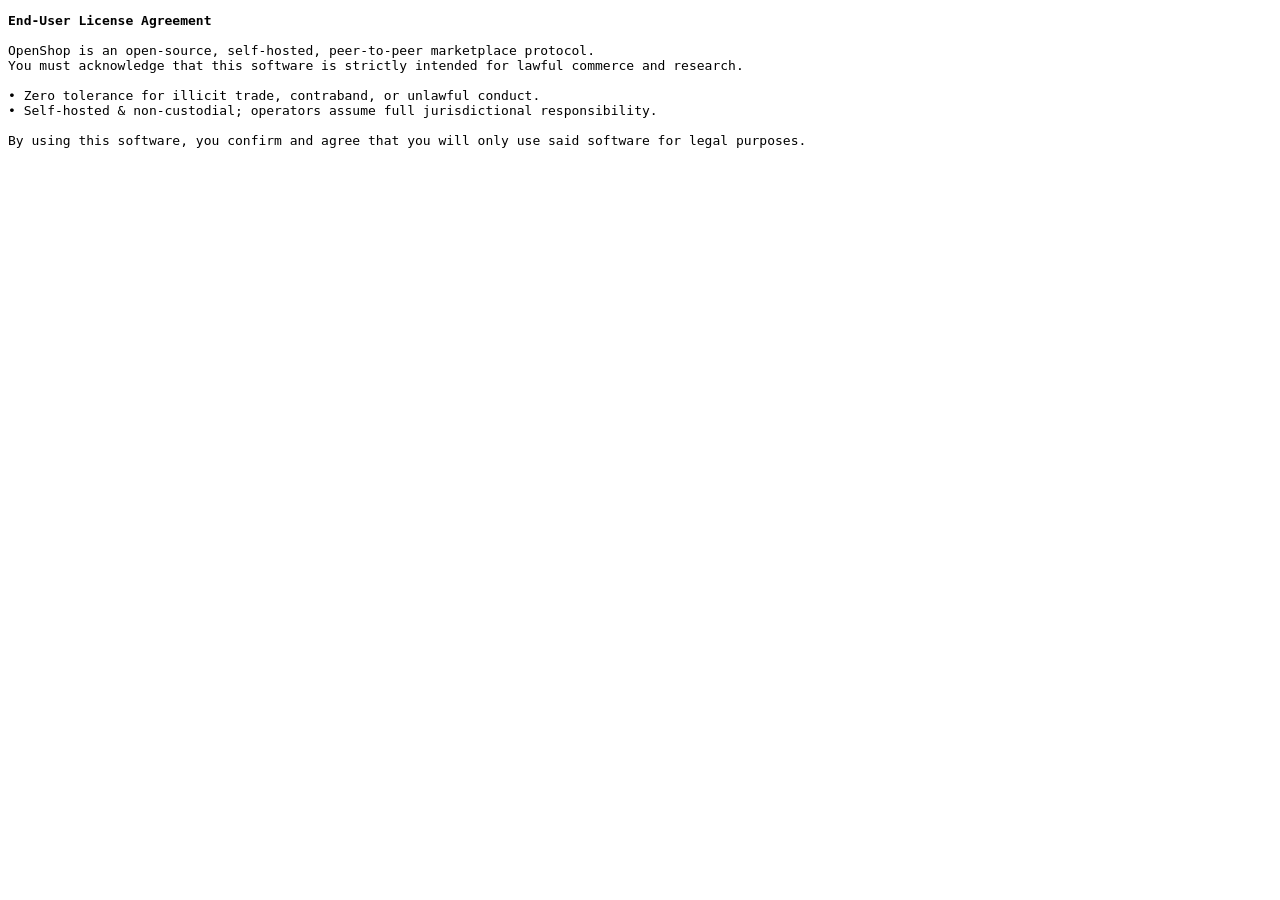
<file: eula.html>
<!doctype html>
<html>
  <body>
    <pre><b>End-User License Agreement</b>

OpenShop is an open-source, self-hosted, peer-to-peer marketplace protocol.
You must acknowledge that this software is strictly intended for lawful commerce and research.

• Zero tolerance for illicit trade, contraband, or unlawful conduct.
• Self-hosted & non-custodial; operators assume full jurisdictional responsibility.

By using this software, you confirm and agree that you will only use said software for legal purposes.</pre>
  </body>
</html>
</file>
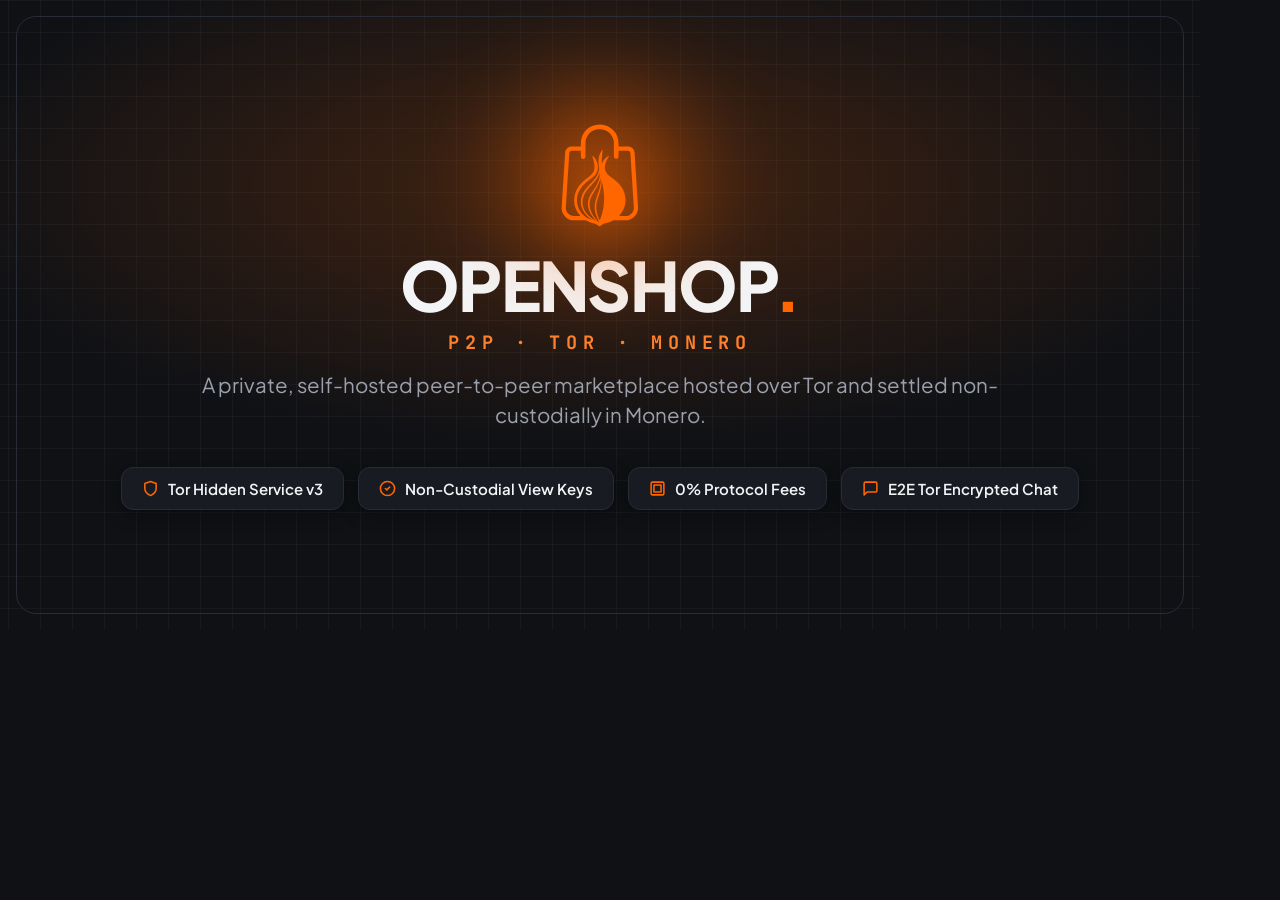
<file: assets/images/og-template.html>
<!DOCTYPE html>
<html lang="en">
<head>
  <meta charset="UTF-8">
  <title>OpenShop OG Image</title>
  <link rel="preconnect" href="https://fonts.googleapis.com">
  <link rel="preconnect" href="https://fonts.gstatic.com" crossorigin>
  <link href="https://fonts.googleapis.com/css2?family=JetBrains+Mono:wght@500;700&family=Plus+Jakarta+Sans:wght@400;600;700;800&display=swap" rel="stylesheet">
  <style>
    *, *::before, *::after {
      box-sizing: border-box;
      margin: 0;
      padding: 0;
    }

    :root {
      --bg-base: #0F1115;
      --bg-surface: #181B22;
      --border: #272C36;
      --border-strong: #363D4A;
      --text: #F3F4F6;
      --text-muted: #9AA1AD;
      --accent: #FF6600;
      --accent-hover: #FF802B;
      --font-sans: 'Plus Jakarta Sans', system-ui, -apple-system, sans-serif;
      --font-mono: 'JetBrains Mono', ui-monospace, monospace;
    }

    html, body {
      width: 1200px;
      height: 630px;
      margin: 0;
      padding: 0;
      overflow: hidden;
      background-color: #0F1115;
      font-family: var(--font-sans);
      color: var(--text);
      -webkit-font-smoothing: antialiased;
    }

    .og-container {
      width: 1200px;
      height: 630px;
      padding: 40px 50px;
      display: flex;
      flex-direction: column;
      align-items: center;
      justify-content: center;
      position: relative;
      background-color: #0F1115;
      background-image: 
        radial-gradient(ellipse 75% 55% at 50% 30%, rgba(255, 102, 0, 0.22), transparent 75%),
        linear-gradient(to right, rgba(255, 255, 255, 0.035) 1px, transparent 1px),
        linear-gradient(to bottom, rgba(255, 255, 255, 0.035) 1px, transparent 1px);
      background-size: 100% 100%, 32px 32px, 32px 32px;
      background-position: center top;
    }

    /* Card border */
    .og-frame {
      position: absolute;
      inset: 16px;
      border: 1.5px solid #272C36;
      border-radius: 20px;
      pointer-events: none;
    }

    /* Logo Component */
    .logo-wrapper {
      position: relative;
      display: flex;
      align-items: center;
      justify-content: center;
      margin-bottom: 20px;
    }

    .logo-glow {
      position: absolute;
      width: 150px;
      height: 150px;
      background: var(--accent);
      filter: blur(54px);
      opacity: 0.65;
      border-radius: 50%;
    }

    .logo-svg {
      width: 110px;
      height: 110px;
      position: relative;
      z-index: 1;
      display: block;
      filter: drop-shadow(0 12px 28px rgba(255, 102, 0, 0.45));
    }

    /* Brand Header */
    .brand-title {
      font-size: 68px;
      font-weight: 800;
      letter-spacing: -0.025em;
      line-height: 1;
      color: var(--text);
      margin-bottom: 12px;
      text-align: center;
    }

    .brand-dot {
      color: var(--accent);
    }

    .brand-tagline {
      font-family: var(--font-mono);
      font-size: 18.5px;
      font-weight: 700;
      letter-spacing: 0.32em;
      color: var(--accent-hover);
      text-transform: uppercase;
      margin-bottom: 16px;
      text-align: center;
    }

    .brand-desc {
      font-size: 20.5px;
      color: var(--text-muted);
      max-width: 840px;
      text-align: center;
      line-height: 1.45;
      margin-bottom: 36px;
    }

    /* 4 Features Row matching footer/chips */
    .features-pill-row {
      display: flex;
      align-items: center;
      justify-content: center;
      gap: 14px;
      flex-wrap: wrap;
    }

    .feature-chip {
      display: inline-flex;
      align-items: center;
      gap: 9px;
      background: var(--bg-surface);
      border: 1.5px solid var(--border);
      border-radius: 12px;
      padding: 11px 20px;
      font-size: 15px;
      font-weight: 600;
      color: var(--text);
      box-shadow: 0 4px 18px rgba(0, 0, 0, 0.4);
    }

    .feature-chip svg {
      flex-shrink: 0;
    }
  </style>
</head>
<body>
  <div class="og-container">
    <div class="og-frame"></div>

    <!-- Logo with Orange Glow -->
    <div class="logo-wrapper">
      <div class="logo-glow"></div>
      <svg class="logo-svg" viewBox="174 147 680 680" fill="none">
        <path fill="#FF6600" d="M471.392700,784.809143
C457.257507,781.595337 444.234009,776.583740 431.910187,769.806702
C428.731506,768.058716 425.548798,767.300476 421.928314,767.315552
C399.100281,767.410461 376.264008,766.979614 353.444946,767.440796
C317.886292,768.159424 283.644257,740.122498 277.653534,701.441711
C275.865967,689.899780 277.613342,678.496826 278.187378,667.059021
C279.096466,648.944397 280.536469,630.856506 281.727448,612.755737
C283.334015,588.338867 284.938080,563.921692 286.504822,539.502197
C287.922058,517.412537 289.298248,495.320221 290.673462,473.227905
C292.286591,447.313477 293.851562,421.396057 295.490936,395.483276
C296.468109,380.037445 297.809082,364.610138 298.519958,349.153046
C299.555725,326.631531 318.032410,310.964691 339.363220,310.818146
C356.358795,310.701355 373.356842,310.683441 390.351318,310.859619
C394.464355,310.902252 395.880981,309.607147 395.783875,305.442719
C395.410858,289.449646 395.357086,273.464996 400.267151,257.944397
C413.025696,217.615128 439.851562,190.901184 480.348022,179.927963
C525.937683,167.574661 566.186279,179.191940 598.872498,213.522232
C618.360596,233.990524 627.693665,259.158173 628.267578,287.463593
C628.392517,293.626495 628.463623,299.800140 628.236938,305.956970
C628.098267,309.723877 629.571777,310.848267 633.200317,310.821259
C650.362305,310.693359 667.525940,310.738464 684.688843,310.782074
C709.607544,310.845398 726.280640,326.123169 727.981812,351.056427
C730.009888,380.781647 731.503357,410.542938 733.373840,440.279449
C735.515808,474.331543 737.863525,508.370636 740.033813,542.421021
C741.537231,566.008484 742.809875,589.610657 744.336243,613.196533
C745.798035,635.785034 747.065247,658.396118 749.109070,680.934631
C752.869385,722.401794 725.903137,759.001282 685.408936,766.721375
C681.600159,767.447449 677.776489,767.332642 673.954773,767.338013
C649.793274,767.372070 625.631714,767.391846 601.470520,767.306213
C598.195984,767.294617 595.255615,767.918884 592.406494,769.503235
C578.465149,777.256226 563.554688,782.221924 547.971130,785.578491
C537.791626,787.771179 528.424194,791.979553 520.786987,799.556580
C514.580322,805.714417 508.148041,805.615417 501.877869,799.604980
C493.396759,791.475342 483.129456,787.130981 471.392700,784.809143
M628.287109,368.431885
C628.143799,371.252533 628.411987,374.169708 627.777222,376.875061
C626.107300,383.992584 619.288574,388.250916 611.727783,387.292084
C604.749939,386.407104 599.731628,380.625305 599.710632,372.977264
C599.634216,345.147247 599.641052,317.316833 599.687073,289.486725
C599.695923,284.129181 599.219543,278.816925 598.233826,273.591003
C588.999939,224.638641 539.484863,194.757339 491.709198,206.110107
C450.655640,215.865509 424.427063,249.481476 424.363495,291.681366
C424.323547,318.178345 424.359467,344.675476 424.337280,371.172516
C424.335205,373.655457 424.470001,376.139404 423.446167,378.550537
C420.711548,384.990784 414.214111,388.491974 407.151794,387.193237
C400.670990,386.001465 395.959961,380.744263 395.819458,373.812225
C395.603363,363.151031 395.676605,352.481964 395.776306,341.817627
C395.805298,338.714264 394.885590,337.274567 391.520142,337.294373
C373.856140,337.398346 356.189728,337.210175 338.527374,337.410248
C330.752136,337.498322 324.847931,343.281555 324.342255,350.891815
C322.874542,372.979065 321.547699,395.075653 320.149414,417.167542
C319.129730,433.277985 318.102966,449.388000 317.046112,465.496033
C315.488068,489.243042 313.853424,512.985107 312.340759,536.734985
C311.176666,555.011353 310.185883,573.298645 309.054657,591.577209
C307.039642,624.136414 304.573456,656.673950 303.056549,689.255981
C301.751831,717.279724 324.702850,740.652710 352.776764,740.910156
C364.607697,741.018677 376.440613,740.932678 388.272461,740.889099
C389.703308,740.883850 391.263184,741.323792 392.595215,740.150879
C392.470428,738.108337 390.809906,737.046997 389.694031,735.697083
C357.593475,696.863342 346.084442,653.221191 359.738434,604.112915
C369.361267,569.502991 390.431122,542.352844 417.514252,519.591614
C429.624725,509.413727 442.486298,500.132477 454.662109,490.028625
C471.830414,475.781830 480.493225,457.595245 479.943665,434.914886
C479.439514,414.110962 474.091736,394.495087 467.302643,375.097748
C466.630920,373.178497 465.028687,371.299011 466.357178,368.913940
C469.366333,369.081787 471.040833,371.333099 472.942322,373.068329
C482.348328,381.652130 489.101013,392.172150 493.934052,403.797394
C504.337982,428.822723 505.042053,453.707764 490.811310,477.663086
C482.306366,491.979828 469.706055,502.456421 456.292908,511.935425
C436.923248,525.623901 417.936768,539.800964 403.204132,558.657471
C377.312042,591.797058 364.696655,628.751343 375.109497,670.721191
C386.812775,717.892212 417.874054,747.784851 462.747009,764.326355
C463.839081,764.728882 464.965851,765.037659 466.078125,765.384766
C467.154755,765.720764 468.233582,766.049805 469.311432,766.381958
C450.241852,754.410645 432.695007,741.007629 419.492676,722.728821
C400.500916,696.434631 391.187469,667.470886 396.768799,634.821777
C400.857788,610.902466 412.050537,590.276733 426.946503,571.441467
C439.802490,555.185730 455.224030,541.335388 469.227417,526.156189
C481.711395,512.623901 493.167664,498.360413 500.665894,481.363800
C506.302795,468.586365 510.140228,455.444611 507.774658,441.188812
C504.710144,422.720764 503.274200,404.158386 505.749146,385.500580
C508.079041,367.936615 513.674622,351.490448 523.516357,336.645905
C525.004639,334.400970 526.279968,331.737366 530.683105,330.245392
C526.210999,360.961304 525.123230,391.041779 523.769348,421.223053
C531.881714,397.320221 545.614746,378.454468 569.628784,367.966980
C570.780945,371.154480 569.043762,372.364777 568.103577,373.806091
C560.343201,385.702515 553.413879,398.010529 548.927246,411.570892
C540.724487,436.362610 541.409424,459.785858 559.573914,480.477478
C566.327271,488.170349 574.480530,494.263885 582.735352,500.208923
C598.026978,511.221649 613.015381,522.563904 626.195068,536.161194
C653.687317,564.524414 670.272583,598.016968 671.817017,637.691833
C673.149536,671.923218 661.796997,702.462769 640.547119,729.332886
C637.846558,732.747681 634.317383,735.619324 632.604248,739.739868
C634.420532,741.288696 636.159119,740.863831 637.762634,740.880361
C649.927734,740.919983 662.093323,740.950073 674.258179,740.881348
C677.074524,740.865417 679.930786,740.678040 682.697021,740.175049
C706.535889,735.840454 724.259094,711.989258 723.126648,688.895996
C722.066406,667.275146 720.479553,645.702576 718.992676,624.114929
C716.785278,592.067078 714.866272,559.999268 712.826599,527.939880
C711.156799,501.694183 709.479919,475.448975 707.824768,449.202393
C705.792297,416.971924 703.767029,384.740997 701.765442,352.508606
C701.185364,343.166718 695.390015,337.428772 686.008545,337.377747
C668.510986,337.282623 651.011902,337.416565 633.515015,337.269409
C629.653442,337.236938 628.143005,338.505554 628.237854,342.455292
C628.437744,350.782776 628.291809,359.118622 628.287109,368.431885
M409.383972,681.083313
C415.054199,701.583130 425.411499,719.407349 440.189270,734.649780
C453.615295,748.497986 481.649597,768.479370 490.805023,770.767822
C480.541107,760.400452 470.987854,749.755371 463.066406,737.744202
C443.172668,707.579407 433.513519,675.298523 442.847229,639.169006
C447.368317,621.668518 456.375366,606.294983 466.075775,591.282349
C479.264252,570.871338 493.351959,550.985474 502.363281,528.163879
C509.301727,510.591919 513.653809,492.539429 513.016907,473.451752
C510.582123,479.624756 508.230255,485.787842 505.368164,491.743927
C495.108582,513.093872 479.384338,530.322937 463.436218,547.370972
C449.095734,562.700500 434.552094,577.840088 423.617065,595.967529
C407.790222,622.204285 401.864197,650.095459 409.383972,681.083313
M518.391541,751.943665
C546.486938,676.003906 544.262512,599.230835 524.629333,521.963196
C524.516846,532.741577 523.188232,543.404846 521.854431,554.059814
C518.733765,578.989258 511.345520,602.803284 502.660858,626.255432
C496.021515,644.184326 491.742493,662.608826 491.382080,681.763550
C490.969727,703.679321 495.479095,724.755005 503.261719,745.168518
C505.903687,752.098328 508.706299,758.966797 511.769867,766.708313
C514.975830,761.687439 516.388123,757.107300 518.391541,751.943665
M474.728333,596.170776
C471.545929,601.637146 468.264862,607.048767 465.197052,612.578674
C445.259735,648.517334 444.831146,684.818970 463.305939,721.433960
C474.716248,744.047791 491.342010,762.766602 508.435516,782.102600
C503.543915,766.416321 496.745178,752.315063 491.258179,737.704224
C477.842438,701.980713 476.911377,666.183777 490.633942,630.443604
C501.970490,600.917603 513.897644,571.615845 517.163757,539.756653
C518.351196,528.173889 518.458679,516.592957 516.801697,504.998993
C513.798584,515.733887 511.007874,526.460876 506.937744,536.805359
C498.721069,557.688660 486.843048,576.579773 474.728333,596.170776
z"/>
      </svg>
    </div>

    <!-- H1 Name -->
    <h1 class="brand-title">OPENSHOP<span class="brand-dot">.</span></h1>

    <!-- Sub Text / Tagline -->
    <div class="brand-tagline">P2P · TOR · MONERO</div>
    <p class="brand-desc">A private, self-hosted peer-to-peer marketplace hosted over Tor and settled non-custodially in Monero.</p>

    <!-- 4 Feature Tags from Footer -->
    <div class="features-pill-row">
      <div class="feature-chip">
        <svg width="17" height="17" viewBox="0 0 24 24" fill="none" stroke="var(--accent)" stroke-width="2.2" stroke-linecap="round" stroke-linejoin="round"><path d="M12 22s8-4 8-10V5l-8-3-8 3v7c0 6 8 10 8 10z"/></svg>
        <span>Tor Hidden Service v3</span>
      </div>
      <div class="feature-chip">
        <svg width="17" height="17" viewBox="0 0 24 24" fill="none" stroke="var(--accent)" stroke-width="2.2" stroke-linecap="round" stroke-linejoin="round"><circle cx="12" cy="12" r="10"/><path d="m9 12 2 2 4-4"/></svg>
        <span>Non-Custodial View Keys</span>
      </div>
      <div class="feature-chip">
        <svg width="17" height="17" viewBox="0 0 24 24" fill="none" stroke="var(--accent)" stroke-width="2.2" stroke-linecap="round" stroke-linejoin="round"><rect width="18" height="18" x="3" y="3" rx="2"/><path d="M7 7h10v10H7z"/></svg>
        <span>0% Protocol Fees</span>
      </div>
      <div class="feature-chip">
        <svg width="17" height="17" viewBox="0 0 24 24" fill="none" stroke="var(--accent)" stroke-width="2.2" stroke-linecap="round" stroke-linejoin="round"><path d="M21 15a2 2 0 0 1-2 2H7l-4 4V5a2 2 0 0 1 2-2h14a2 2 0 0 1 2 2z"/></svg>
        <span>E2E Tor Encrypted Chat</span>
      </div>
    </div>
  </div>
</body>
</html>
</file>
<file: css/style.css>
*, *::before, *::after {
      box-sizing: border-box;
      margin: 0;
      padding: 0;
    }

    :root {
      --bg-base: #0F1115;
      --bg-elevated: #15181E;
      --bg-surface: #181B22;
      --bg-surface-2: #20242D;
      --border: #272C36;
      --border-strong: #363D4A;
      --text: #F3F4F6;
      --text-muted: #9AA1AD;
      --text-faint: #646B78;
      --accent: #FF6600;
      --accent-hover: #FF802B;
      --accent-press: #DB5800;
      --accent-soft: rgba(255, 102, 0, 0.14);
      --on-accent: #160C02;
      --success: #34D39A;
      --success-soft: rgba(52, 211, 154, 0.15);
      --danger: #F25C54;
      --danger-soft: rgba(242, 92, 84, 0.15);
      --warning: #F6B23C;
      --warning-soft: rgba(246, 178, 60, 0.15);
      --font-sans: "Plus Jakarta Sans", system-ui, -apple-system, BlinkMacSystemFont, "Segoe UI", Roboto, sans-serif;
      --font-mono: "JetBrains Mono", ui-monospace, SFMono-Regular, Menlo, Monaco, Consolas, monospace;
    }

    body {
      background-color: var(--bg-base);
      /* Subtle orange ambient radial glow + technical dark grid */
      background-image: 
        radial-gradient(ellipse 65% 35% at 50% 0%, rgba(255, 102, 0, 0.12), transparent 75%),
        linear-gradient(to right, rgba(255, 255, 255, 0.035) 1px, transparent 1px),
        linear-gradient(to bottom, rgba(255, 255, 255, 0.035) 1px, transparent 1px);
      background-size: 100% 100%, 32px 32px, 32px 32px;
      background-position: center top;
      color: var(--text);
      font-family: var(--font-sans);
      min-height: 100vh;
      display: flex;
      flex-direction: column;
      align-items: center;
      justify-content: flex-start;
      overflow-x: hidden;
      -webkit-font-smoothing: antialiased;
      line-height: 1.5;
      padding: 28px 16px 40px;
    }

    .landing-container {
      width: 100%;
      max-width: 1060px;
      display: flex;
      flex-direction: column;
      align-items: center;
    }

    html {
      scrollbar-width: thin;
      scrollbar-color: #272C36 #0F1115;
    }

    ::-webkit-scrollbar {
      width: 7px;
      height: 7px;
    }

    ::-webkit-scrollbar-track {
      background: #0F1115;
    }

    ::-webkit-scrollbar-thumb {
      background: #272C36;
      border-radius: 9999px;
      border: 1px solid #181B22;
      transition: background 0.2s ease;
    }

    ::-webkit-scrollbar-thumb:hover {
      background: #363D4A;
    }

    ::-webkit-scrollbar-corner {
      background: #0F1115;
    }

    /* --- PAGE ENTRANCE ANIMATIONS --- */
    @keyframes heroEntrance {
      from {
        opacity: 0;
        transform: translateY(-16px) scale(0.98);
      }
      to {
        opacity: 1;
        transform: translateY(0) scale(1);
      }
    }

    @keyframes stageEntrance {
      from {
        opacity: 0;
        transform: translateY(24px) scale(0.97);
      }
      to {
        opacity: 1;
        transform: translateY(0) scale(1);
      }
    }

    @keyframes fadeInStagger {
      from {
        opacity: 0;
        transform: translateY(14px);
      }
      to {
        opacity: 1;
        transform: translateY(0);
      }
    }

    /* Page Entrance Animations */
    .hero-header {
      animation: heroEntrance 0.75s cubic-bezier(0.16, 1, 0.3, 1) both;
    }

    .stage-wrapper {
      animation: stageEntrance 0.85s cubic-bezier(0.16, 1, 0.3, 1) 0.12s both;
    }

    .features-pill-row {
      animation: fadeInStagger 0.7s cubic-bezier(0.16, 1, 0.3, 1) 0.25s both;
    }

    .quickstart-box {
      animation: fadeInStagger 0.7s cubic-bezier(0.16, 1, 0.3, 1) 0.32s both;
    }

    .landing-footer {
      animation: fadeInStagger 0.7s cubic-bezier(0.16, 1, 0.3, 1) 0.44s both;
    }

    /* --- BRANDING HEADER --- */
    .hero-header {
      display: flex;
      flex-direction: column;
      align-items: center;
      text-align: center;
      margin-bottom: 28px;
    }

    /* Hero Nav Actions (GitHub, Docs, Telegram) */
    .hero-nav-actions {
      display: flex;
      align-items: center;
      justify-content: center;
      gap: 10px;
      margin-top: 16px;
      flex-wrap: wrap;
    }

    .nav-btn {
      display: inline-flex;
      align-items: center;
      gap: 7px;
      background: var(--bg-surface);
      border: 1px solid var(--border);
      color: var(--text);
      font-size: 12.5px;
      font-weight: 600;
      padding: 7px 14px;
      border-radius: 12px;
      text-decoration: none;
      transition: all 0.2s cubic-bezier(0.16, 1, 0.3, 1);
      box-shadow: 0 2px 8px rgba(0, 0, 0, 0.25);
    }

    .nav-btn:hover {
      background: var(--bg-surface-2);
      border-color: var(--border-strong);
      color: #FFFFFF;
      transform: translateY(-2px);
      box-shadow: 0 6px 16px rgba(0, 0, 0, 0.4);
    }

    .nav-btn:active {
      transform: translateY(0);
    }

    .nav-btn-github:hover {
      border-color: rgba(255, 255, 255, 0.35);
    }

    .nav-btn-telegram:hover {
      border-color: #229ED9;
      color: #229ED9;
    }

    .nav-badge {
      background: var(--accent-soft);
      color: var(--accent);
      font-size: 10px;
      font-weight: 700;
      padding: 2px 6px;
      border-radius: 6px;
      font-family: var(--font-mono);
    }

    .logo-wrapper {
      position: relative;
      display: inline-flex;
      align-items: center;
      justify-content: center;
      margin-bottom: 12px;
    }

    .logo-glow {
      position: absolute;
      width: 80px;
      height: 80px;
      background: var(--accent);
      filter: blur(32px);
      opacity: 0.35;
      border-radius: 50%;
      pointer-events: none;
    }

    .logo-svg {
      width: 58px;
      height: 58px;
      position: relative;
      z-index: 1;
      display: block;
    }

    .brand-title {
      font-size: 32px;
      font-weight: 800;
      letter-spacing: -0.02em;
      color: var(--text);
      display: inline-flex;
      align-items: baseline;
    }

    .brand-dot {
      color: var(--accent);
      margin-left: 1px;
    }

    .brand-tagline {
      font-family: var(--font-mono);
      font-size: 12px;
      letter-spacing: 0.16em;
      text-transform: uppercase;
      color: var(--text-muted);
      margin-top: 2px;
    }

    /* --- DUAL PHONES STAGE (19.5:9 Screen Ratio) --- */
    .stage-wrapper {
      display: grid;
      grid-template-columns: 1fr auto 1fr;
      align-items: start;
      justify-content: center;
      gap: 28px;
      width: 100%;
      max-width: 860px;
      position: relative;
      animation: stageEntrance 0.85s cubic-bezier(0.16, 1, 0.3, 1) 0.12s both;
    }

    .phone-column {
      display: flex;
      flex-direction: column;
      align-items: center;
      gap: 12px;
      width: 100%;
    }

    .phone-header-label {
      width: 100%;
      max-width: 320px;
      display: flex;
      align-items: center;
      justify-content: space-between;
      padding: 0 4px;
    }

    .phone-role-text {
      font-size: 13px;
      font-weight: 700;
      color: var(--text);
      display: flex;
      align-items: center;
      gap: 7px;
    }

    .role-dot {
      width: 7px;
      height: 7px;
      border-radius: 50%;
      background: var(--accent);
    }

    .role-dot.buyer {
      background: var(--success);
    }

    .phone-sub-tag {
      font-family: var(--font-mono);
      font-size: 11px;
      color: var(--text-faint);
    }

    .phone-device {
      width: 100%;
      max-width: 320px;
      height: 670px;
      background: #14171D;
      border-radius: 40px;
      padding: 9px;
      box-shadow: 
        0 0 0 1px rgba(255, 255, 255, 0.08),
        0 24px 60px rgba(0, 0, 0, 0.9);
      border: 1px solid var(--border-strong);
      position: relative;
      display: flex;
      flex-direction: column;
      user-select: none;
    }

    .screen-glass {
      width: 100%;
      height: 100%;
      background: var(--bg-base);
      border-radius: 32px;
      overflow: hidden;
      display: flex;
      flex-direction: column;
      position: relative;
      border: 1px solid var(--border);
    }

    .phone-statusbar {
      height: 28px;
      background: var(--bg-elevated);
      display: flex;
      align-items: center;
      justify-content: space-between;
      padding: 0 16px;
      font-size: 10px;
      font-weight: 600;
      color: var(--text-muted);
      border-bottom: 1px solid var(--border);
      z-index: 50;
      flex-shrink: 0;
    }

    .phone-notch {
      width: 54px;
      height: 10px;
      background: #0B0D11;
      border-radius: 6px;
    }

    .phone-viewport {
      flex: 1;
      display: flex;
      flex-direction: column;
      overflow-y: auto;
      overflow-x: hidden;
      position: relative;
      background: var(--bg-base);
      scrollbar-width: none;
    }

    .phone-viewport::-webkit-scrollbar {
      display: none;
    }

    .app-header {
      height: 48px;
      background: var(--bg-elevated);
      border-bottom: 1px solid var(--border);
      display: flex;
      align-items: center;
      justify-content: space-between;
      padding: 0 10px;
      position: sticky;
      top: 0;
      z-index: 40;
      flex-shrink: 0;
    }

    .app-header-left {
      display: flex;
      align-items: center;
      width: 24px;
      color: var(--text-muted);
    }

    .app-header-title {
      font-size: 14px;
      font-weight: 700;
      color: var(--text);
      display: flex;
      align-items: center;
      gap: 6px;
    }

    .app-header-title svg {
      color: var(--accent);
    }

    .indicators-group {
      display: inline-flex;
      align-items: center;
      gap: 5px;
    }

    .indicator-pill {
      align-items: center;
      background: rgba(52, 211, 154, 0.15);
      border: 1px solid rgba(52, 211, 154, 0.3);
      border-radius: 999px;
      color: var(--success);
      display: inline-flex;
      font-size: 10px;
      font-weight: 700;
      gap: 4px;
      height: 22px;
      padding: 0 7px;
      white-space: nowrap;
    }

    .indicator-pill.syncing {
      background: rgba(246, 178, 60, 0.15);
      border-color: rgba(246, 178, 60, 0.3);
      color: var(--warning);
    }

    .indicator-pill.offline {
      background: rgba(242, 92, 84, 0.15);
      border-color: rgba(242, 92, 84, 0.3);
      color: var(--danger);
    }

    .indicator-pill .indicator-dot {
      background: currentColor;
      border-radius: 999px;
      height: 5px;
      width: 5px;
    }

    .indicator-pill.syncing .indicator-dot {
      animation: pulse-dot 1.5s ease-in-out infinite;
    }

    @keyframes pulse-dot {
      50% { opacity: 0.35; }
    }

    .app-btn {
      display: inline-flex;
      height: 44px;
      width: 100%;
      align-items: center;
      justify-content: center;
      gap: 8px;
      border-radius: 12px;
      padding: 0 16px;
      font-size: 14px;
      font-weight: 600;
      border: none;
      cursor: pointer;
      transition: all 0.15s ease;
      text-decoration: none;
      user-select: none;
    }

    .app-btn-primary {
      background: var(--accent);
      color: var(--on-accent);
    }

    .app-btn-secondary {
      background: var(--bg-surface-2);
      color: var(--text);
      border: 1px solid var(--border);
    }

    .app-btn-secondary:hover {
      border-color: var(--border-strong);
    }

    .app-field-group {
      display: flex;
      flex-direction: column;
      gap: 4px;
      margin-bottom: 10px;
    }

    .app-field-label {
      font-size: 11px;
      font-weight: 600;
      text-transform: uppercase;
      letter-spacing: 0.05em;
      color: var(--text-muted);
    }

    .app-input {
      height: 40px;
      width: 100%;
      border-radius: 12px;
      background: var(--bg-surface-2);
      border: 1px solid var(--border);
      padding: 0 12px;
      font-size: 13px;
      color: var(--text);
      outline: none;
      display: flex;
      align-items: center;
      transition: border-color 0.2s, box-shadow 0.2s;
    }

    .app-input.mono {
      font-family: var(--font-mono);
      font-size: 12px;
    }

    .app-input.focused {
      border-color: var(--accent);
      box-shadow: 0 0 0 2px rgba(255, 102, 0, 0.25);
    }

    .app-hub-link {
      display: flex;
      align-items: center;
      gap: 10px;
      border-radius: 14px;
      border: 1px solid var(--border);
      background: var(--bg-surface);
      padding: 10px 14px;
      color: var(--text);
      text-decoration: none;
      font-size: 13px;
      font-weight: 500;
    }

    .app-hub-link span:first-child {
      color: var(--accent);
      display: flex;
      align-items: center;
    }

    .app-banner {
      width: 100%;
      height: 105px;
      background: #14171E;
      position: relative;
      overflow: hidden;
      display: flex;
      align-items: center;
      justify-content: center;
    }

    .app-banner img {
      width: 100%;
      height: 100%;
      object-fit: cover;
      display: block;
    }

    .app-avatar {
      width: 58px;
      height: 58px;
      border-radius: 50%;
      border: 2px solid var(--bg-base);
      background: var(--bg-surface-2);
      display: flex;
      align-items: center;
      justify-content: center;
      position: relative;
      z-index: 10;
      margin-top: -29px;
      margin-left: 14px;
      margin-bottom: 8px;
      overflow: hidden;
    }

    .app-avatar img {
      width: 100%;
      height: 100%;
      object-fit: cover;
      display: block;
    }

    .p2p-divider {
      display: flex;
      flex-direction: column;
      align-items: center;
      justify-content: center;
      height: 670px;
      width: 1px;
      background: var(--border);
    }

    .touch-cursor {
      position: absolute;
      width: 22px;
      height: 22px;
      border-radius: 50%;
      background: rgba(255, 255, 255, 0.35);
      border: 1.5px solid #FFFFFF;
      box-shadow: 0 0 10px rgba(255, 255, 255, 0.4);
      pointer-events: none;
      z-index: 999;
      transform: translate(-50%, -50%);
      transition: left 0.45s cubic-bezier(0.25, 1, 0.5, 1), top 0.45s cubic-bezier(0.25, 1, 0.5, 1), transform 0.15s ease, opacity 0.25s ease;
      opacity: 0;
    }

    .touch-cursor.clicking {
      transform: translate(-50%, -50%) scale(0.75);
      background: rgba(255, 102, 0, 0.7);
      border-color: #FF6600;
    }

    .view-panel {
      position: absolute;
      inset: 0;
      display: flex;
      flex-direction: column;
      background: var(--bg-base);
      opacity: 0;
      pointer-events: none;
      transition: opacity 0.35s ease;
      overflow-y: auto;
      scrollbar-width: none;
    }

    .view-panel::-webkit-scrollbar {
      display: none;
    }

    .view-panel.active {
      opacity: 1;
      pointer-events: auto;
    }

    .chat-viewport {
      flex: 1;
      display: flex;
      flex-direction: column;
      padding: 12px;
      gap: 8px;
      overflow: hidden;
      background: var(--bg-base);
    }

    .chat-pinned-event {
      background: var(--bg-surface);
      border: 1px solid var(--border);
      border-radius: 12px;
      padding: 7px 10px;
      display: flex;
      align-items: center;
      justify-content: space-between;
      box-shadow: 0 1px 4px rgba(0, 0, 0, 0.2);
    }

    .chat-event-indicator {
      display: flex;
      align-items: center;
      gap: 6px;
    }

    .chat-event-dot {
      width: 6px;
      height: 6px;
      border-radius: 50%;
      background: var(--success);
      box-shadow: 0 0 6px var(--success);
    }

    .chat-event-title {
      color: var(--success);
      font-weight: 700;
      font-size: 10.5px;
      letter-spacing: 0.04em;
    }

    .chat-event-amount {
      font-family: var(--font-mono);
      font-size: 11px;
      font-weight: 700;
      color: var(--accent);
    }

    .chat-pinned-badge {
      background: var(--bg-surface-2);
      border: 1px solid var(--border);
      border-radius: 8px;
      padding: 5px 8px;
      font-size: 10px;
      color: var(--text-muted);
      display: flex;
      align-items: center;
      justify-content: center;
      gap: 5px;
      font-weight: 500;
    }

    .chat-thread-stream {
      flex: 1;
      display: flex;
      flex-direction: column;
      justify-content: flex-end; /* ANCHORS ALL MESSAGES TO BOTTOM */
      gap: 8px;
      min-height: 0;
      padding-bottom: 2px;
    }

    .chat-bubble-container {
      display: flex;
      flex-direction: column;
      gap: 3px;
      max-width: 84%;
      opacity: 0;
      transform: translateY(22px) scale(0.92);
      transition: opacity 0.35s cubic-bezier(0.16, 1, 0.3, 1), transform 0.35s cubic-bezier(0.16, 1, 0.3, 1);
      transform-origin: bottom;
      will-change: transform, opacity;
    }

    .chat-bubble-container.pop-in {
      opacity: 1;
      transform: translateY(0) scale(1);
    }

    .chat-bubble-container.me {
      align-self: flex-end;
      align-items: flex-end;
    }

    .chat-bubble-container.other {
      align-self: flex-start;
      align-items: flex-start;
    }

    .chat-msg-bubble {
      padding: 9px 13px;
      font-size: 12.5px;
      line-height: 1.4;
      word-break: break-word;
      box-shadow: 0 1px 3px rgba(0, 0, 0, 0.2);
    }

    .chat-msg-bubble.me {
      background: var(--accent);
      color: var(--on-accent);
      font-weight: 600;
      border-radius: 16px 16px 4px 16px;
    }

    .chat-msg-bubble.other {
      background: var(--bg-surface);
      color: var(--text);
      border: 1px solid var(--border);
      border-radius: 16px 16px 16px 4px;
    }

    .chat-time-meta {
      font-size: 10px;
      color: var(--text-faint);
      display: flex;
      align-items: center;
      gap: 4px;
      padding: 0 2px;
      font-family: var(--font-mono);
    }

    .chat-time-receipt {
      color: var(--success);
      font-weight: 800;
      letter-spacing: -1px;
      font-size: 11px;
    }

    .chat-input-bar {
      display: flex;
      align-items: center;
      gap: 6px;
      padding-top: 4px;
      border-top: 1px solid rgba(255, 255, 255, 0.04);
    }

    .chat-input-field {
      height: 38px;
      flex: 1;
      background: var(--bg-surface-2);
      border: 1px solid var(--border);
      border-radius: 12px;
      padding: 0 12px;
      font-size: 12px;
      color: var(--text);
      display: flex;
      align-items: center;
      outline: none;
      white-space: nowrap;
      overflow: hidden;
      text-overflow: ellipsis;
    }

    .chat-input-field.placeholder {
      color: var(--text-faint);
    }

    .chat-action-btn {
      width: 36px;
      height: 36px;
      border-radius: 11px;
      display: flex;
      align-items: center;
      justify-content: center;
      border: none;
      cursor: pointer;
      flex-shrink: 0;
      transition: transform 0.15s ease, background 0.15s ease;
    }

    .chat-action-btn.attach {
      background: var(--bg-surface-2);
      border: 1px solid var(--border);
      color: var(--text-muted);
    }

    .chat-action-btn.send {
      background: var(--accent);
      color: var(--on-accent);
    }

    .feature-ticker-container {
      width: 100%;
      max-width: 320px;
      height: 48px;
      position: relative;
      display: flex;
      align-items: center;
      justify-content: center;
      text-align: center;
      margin-top: 4px;
    }

    .ticker-item {
      position: absolute;
      inset: 0;
      display: flex;
      align-items: center;
      justify-content: center;
      text-align: center;
      font-size: 13px;
      font-weight: 700;
      line-height: 1.45;
      color: #FFFFFF;
      opacity: 0;
      transform: translateY(12px);
      transition: opacity 0.35s cubic-bezier(0.2, 0, 0, 1), transform 0.35s cubic-bezier(0.2, 0, 0, 1);
      pointer-events: none;
      padding: 0 8px;
      letter-spacing: -0.01em;
    }

    .ticker-item.active {
      opacity: 1;
      transform: translateY(0);
      pointer-events: auto;
    }

    .ticker-item.exiting {
      opacity: 0;
      transform: translateY(12px);
    }

    .onion-spin-ring {
      width: 44px;
      height: 44px;
      border: 3px solid var(--border-strong);
      border-top-color: var(--accent);
      border-radius: 50%;
      animation: spin 0.9s linear infinite;
    }

    @keyframes spin {
      to { transform: rotate(360deg); }
    }

    .qr-modal-overlay {
      position: absolute;
      inset: 0;
      background: rgba(15, 17, 21, 0.92);
      backdrop-filter: blur(4px);
      display: flex;
      flex-direction: column;
      align-items: center;
      justify-content: center;
      padding: 20px;
      z-index: 60;
      opacity: 0;
      pointer-events: none;
      transition: opacity 0.25s ease;
    }

    .qr-modal-overlay.open {
      opacity: 1;
      pointer-events: auto;
    }

    .qr-art-box {
      background: #FFFFFF;
      padding: 10px;
      border-radius: 12px;
      position: relative;
      display: flex;
      align-items: center;
      justify-content: center;
      margin-bottom: 12px;
      box-shadow: 0 4px 20px rgba(0,0,0,0.5);
    }

    .qr-center-watermark {
      position: absolute;
      width: 32px;
      height: 32px;
      background: #FFFFFF;
      border-radius: 7px;
      padding: 2px;
      display: flex;
      align-items: center;
      justify-content: center;
      box-shadow: 0 2px 6px rgba(0,0,0,0.2);
    }

    .features-pill-row {
      display: flex;
      align-items: center;
      justify-content: center;
      gap: 10px;
      flex-wrap: wrap;
      margin-top: 30px;
      max-width: 860px;
      animation: fadeInStagger 0.7s cubic-bezier(0.16, 1, 0.3, 1) 0.25s both;
    }

    .feature-chip {
      display: inline-flex;
      align-items: center;
      gap: 6px;
      background: var(--bg-surface);
      border: 1px solid var(--border);
      border-radius: 10px;
      padding: 6px 12px;
      font-size: 11.5px;
      font-weight: 600;
      color: var(--text-muted);
      letter-spacing: 0.01em;
      transition: all 0.2s ease;
    }

    .feature-chip:hover {
      border-color: var(--border-strong);
      color: var(--text);
      transform: translateY(-1px);
    }

    .quickstart-box {
      display: flex;
      align-items: center;
      justify-content: space-between;
      gap: 12px;
      background: #13161C;
      border: 1px solid var(--border);
      border-radius: 14px;
      padding: 8px 10px 8px 14px;
      margin-top: 18px;
      max-width: 500px;
      width: 100%;
      box-shadow: 0 4px 20px rgba(0, 0, 0, 0.4);
      animation: fadeInStagger 0.7s cubic-bezier(0.16, 1, 0.3, 1) 0.32s both;
    }

    .quickstart-code {
      display: flex;
      align-items: center;
      gap: 8px;
      font-family: var(--font-mono);
      font-size: 12px;
      color: var(--text);
      overflow: hidden;
      text-overflow: ellipsis;
      white-space: nowrap;
    }

    .quickstart-prompt {
      color: var(--accent);
      font-weight: 700;
      user-select: none;
    }

    .quickstart-copy {
      display: inline-flex;
      align-items: center;
      gap: 5px;
      background: var(--bg-surface-2);
      border: 1px solid var(--border);
      border-radius: 8px;
      padding: 5px 10px;
      font-size: 11px;
      font-weight: 600;
      color: var(--text-muted);
      cursor: pointer;
      transition: all 0.2s ease;
      flex-shrink: 0;
    }

    .quickstart-copy:hover {
      background: var(--bg-surface);
      color: var(--text);
      border-color: var(--border-strong);
    }

    .quickstart-copy.copied {
      background: var(--success-soft);
      border-color: var(--success);
      color: var(--success);
    }

    /* Footer */
    .landing-footer {
      margin-top: 36px;
      display: flex;
      flex-direction: column;
      align-items: center;
      gap: 10px;
      color: var(--text-faint);
      font-size: 11px;
      font-family: var(--font-mono);
      text-align: center;
      animation: fadeInStagger 0.7s cubic-bezier(0.16, 1, 0.3, 1) 0.44s both;
    }

    .footer-links {
      display: flex;
      align-items: center;
      gap: 10px;
      flex-wrap: wrap;
      justify-content: center;
    }

    .footer-links a {
      color: var(--text-muted);
      text-decoration: none;
      transition: color 0.15s ease;
    }

    .footer-links a:hover {
      color: var(--accent);
    }

    @media (max-width: 780px) {
      .stage-wrapper {
        grid-template-columns: 1fr;
        max-width: 320px;
      }
      .p2p-divider {
        display: none;
      }
    }
</file>
